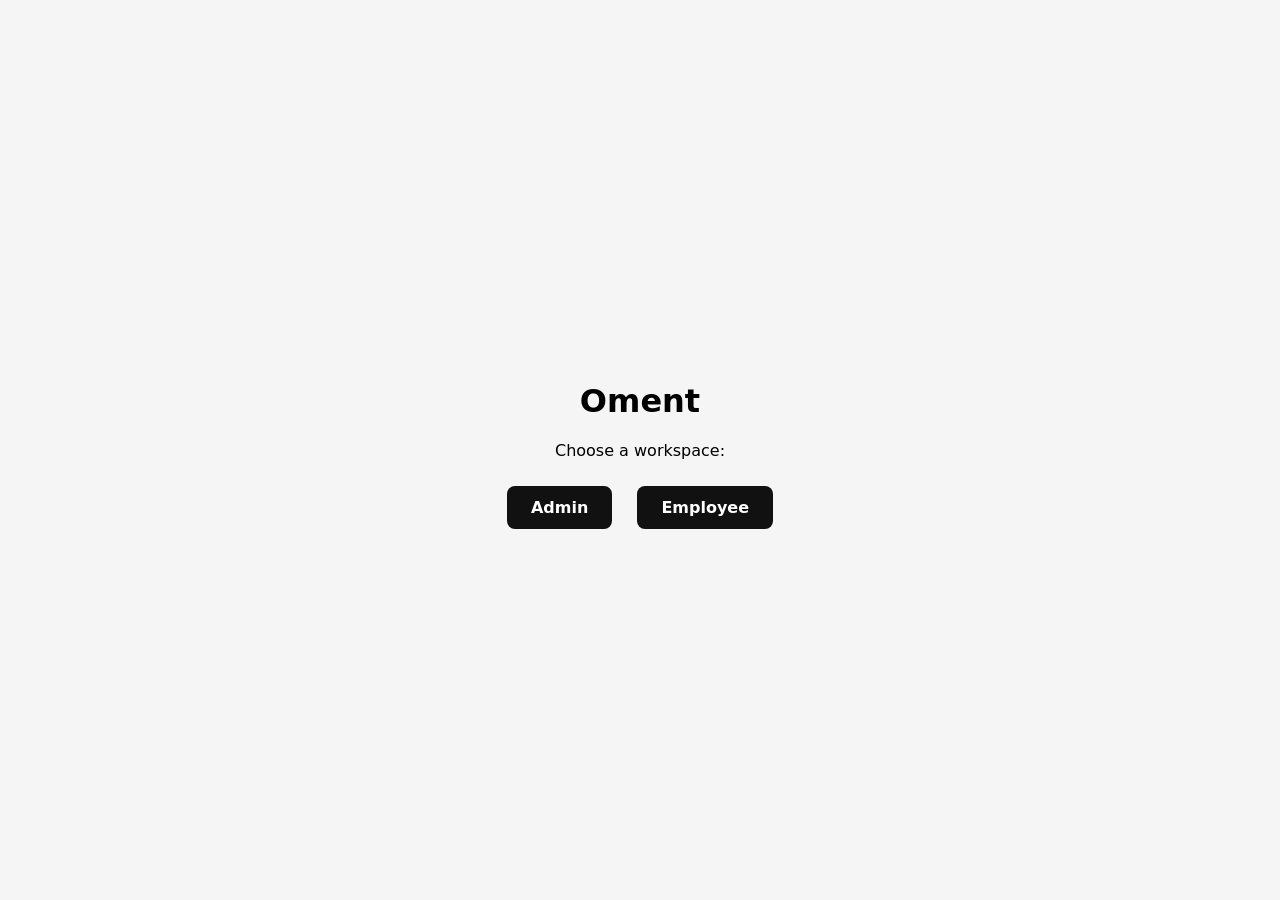
<file: index.html>
<!DOCTYPE html>
<html lang="en">
<head>
<meta charset="UTF-8">
<meta name="viewport" content="width=device-width, initial-scale=1.0">
<title>Oment</title>
<style>
  body{font-family:system-ui,-apple-system,sans-serif;display:flex;align-items:center;justify-content:center;height:100vh;margin:0;background:#f5f5f5}
  .box{text-align:center}
  a{display:inline-block;margin:10px;padding:12px 24px;background:#111;color:#fff;text-decoration:none;border-radius:8px;font-weight:600}
  a:hover{background:#333}
</style>
</head>
<body>
<div class="box">
  <h1>Oment</h1>
  <p>Choose a workspace:</p>
  <a href="/admin/">Admin</a>
  <a href="/employee/">Employee</a>
</div>
</body>
</html>
</file>
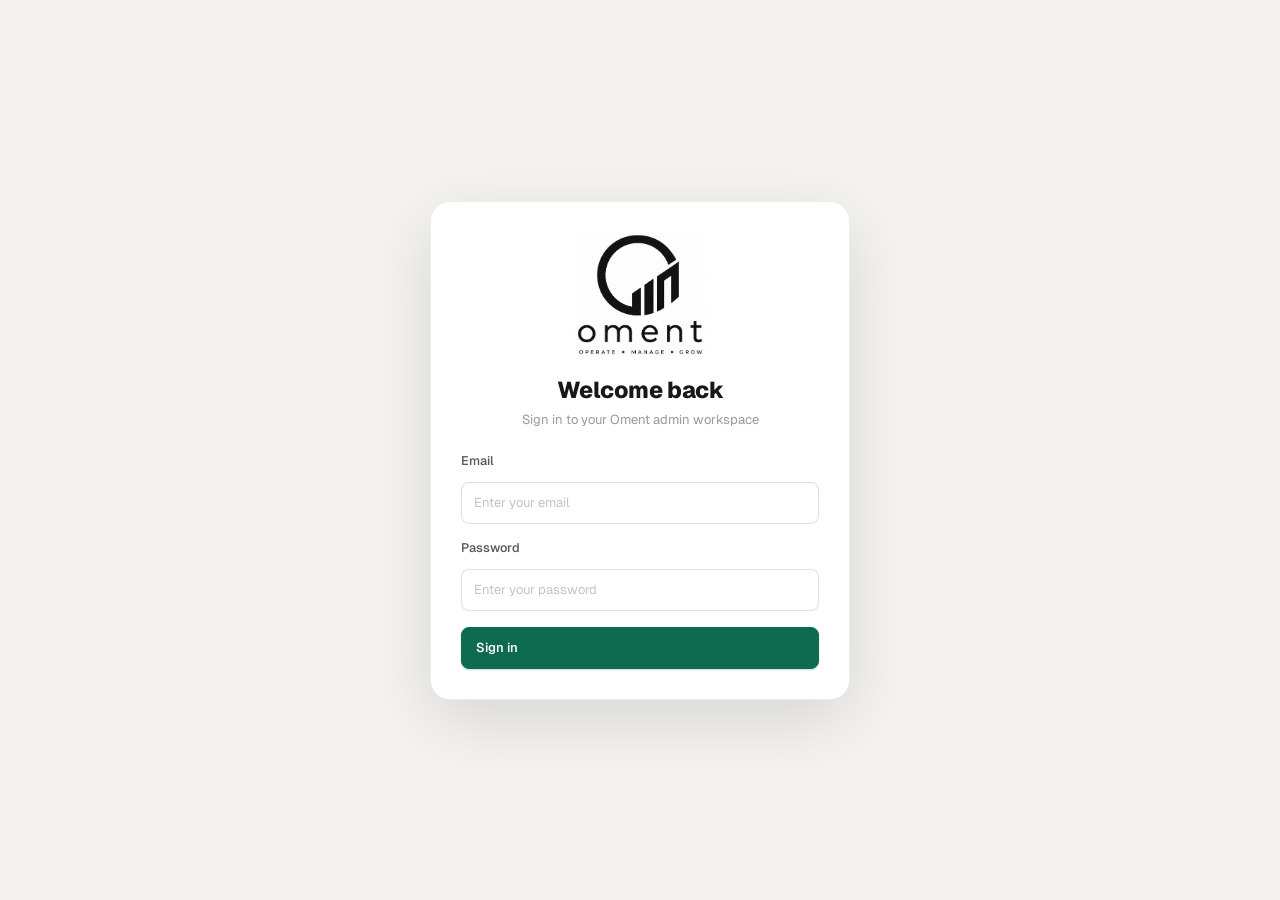
<file: admin/index.html>
<!DOCTYPE html>
<html lang="en">
<head>
<meta charset="UTF-8">
<meta name="viewport" content="width=device-width, initial-scale=1.0, viewport-fit=cover">
<title>Oment — Stanstead Immigration Services</title>
<link rel="preconnect" href="https://fonts.googleapis.com">
<link href="https://fonts.googleapis.com/css2?family=Geist:wght@300;400;500;600;700&family=Geist+Mono:wght@400;500&display=swap" rel="stylesheet">
<link rel="stylesheet" href="assets/css/tokens.css">
<link rel="stylesheet" href="assets/css/base.css">
<link rel="stylesheet" href="assets/css/layout.css">
<link rel="stylesheet" href="assets/css/components.css">
<link rel="stylesheet" href="assets/css/modules.css">
<link rel="stylesheet" href="assets/css/responsive.css">
<link rel="stylesheet" href="assets/css/sis-theme.css">
<link rel="stylesheet" href="assets/css/polish.css">
</head>
<body>
<!-- SIDEBAR -->
<aside id="sidebar">
  <div class="sidebar-top">
    <div class="logo-row">
      <img class="oment-admin-logo" src="assets/images/oment-logo.jpg" alt="Oment" />
    </div>
    <div class="admin-pill">
      <div class="avatar" style="background:#2563EB" id="sidebar-avatar"></div>
      <div class="admin-info">
        <div class="admin-name" id="sidebar-name">Humera Khan</div>
        <div class="admin-role">CEO</div>
      </div>
    </div>
  </div>

  <nav class="sidebar-nav">
    <div class="nav-item active" data-nav="dashboard" onclick="gotoModule('dashboard')">
      <svg width="16" height="16" fill="none" viewBox="0 0 24 24"><rect x="3" y="3" width="7" height="7" rx="1.5" stroke="currentColor" stroke-width="1.8"/><rect x="3" y="14" width="7" height="7" rx="1.5" stroke="currentColor" stroke-width="1.8"/><rect x="14" y="3" width="7" height="7" rx="1.5" stroke="currentColor" stroke-width="1.8"/><rect x="14" y="14" width="7" height="7" rx="1.5" stroke="currentColor" stroke-width="1.8"/></svg>
      Dashboard
    </div>
    <div class="nav-item" data-nav="cases" onclick="gotoModule('cases')">
      <svg width="16" height="16" fill="none" viewBox="0 0 24 24"><path d="M3 7a2 2 0 012-2h4l2 2h8a2 2 0 012 2v9a2 2 0 01-2 2H5a2 2 0 01-2-2V7z" stroke="currentColor" stroke-width="1.8"/></svg>
      Cases
    </div>
    <div class="nav-item" data-nav="sisops" onclick="gotoModule('sisops')">
      <svg width="16" height="16" fill="none" viewBox="0 0 24 24"><circle cx="12" cy="12" r="9" stroke="currentColor" stroke-width="1.8"/><path d="M12 7v5l3 3" stroke="currentColor" stroke-width="1.8" stroke-linecap="round"/></svg>
      Operations
    </div>
    <div class="nav-item" data-nav="launcher" onclick="openLauncher()">
      <svg width="16" height="16" fill="none" viewBox="0 0 24 24"><circle cx="5" cy="5" r="1.5" fill="currentColor"/><circle cx="12" cy="5" r="1.5" fill="currentColor"/><circle cx="19" cy="5" r="1.5" fill="currentColor"/><circle cx="5" cy="12" r="1.5" fill="currentColor"/><circle cx="12" cy="12" r="1.5" fill="currentColor"/><circle cx="19" cy="12" r="1.5" fill="currentColor"/><circle cx="5" cy="19" r="1.5" fill="currentColor"/><circle cx="12" cy="19" r="1.5" fill="currentColor"/><circle cx="19" cy="19" r="1.5" fill="currentColor"/></svg>
      App Launcher
    </div>
    <div class="nav-item" data-nav="calendar" onclick="gotoModule('calendar')">
      <svg width="16" height="16" fill="none" viewBox="0 0 24 24"><rect x="3" y="4" width="18" height="18" rx="2" stroke="currentColor" stroke-width="1.8"/><line x1="16" y1="2" x2="16" y2="6" stroke="currentColor" stroke-width="1.8" stroke-linecap="round"/><line x1="8" y1="2" x2="8" y2="6" stroke="currentColor" stroke-width="1.8" stroke-linecap="round"/><line x1="3" y1="10" x2="21" y2="10" stroke="currentColor" stroke-width="1.8"/></svg>
      Calendar
    </div>
    <div class="nav-item" data-nav="settings" onclick="gotoModule('settings')">
      <svg width="16" height="16" fill="none" viewBox="0 0 24 24"><path d="M12 15a3 3 0 1 0 0-6 3 3 0 0 0 0 6z" stroke="currentColor" stroke-width="1.8"/><path d="M19.4 15a1.65 1.65 0 0 0 .33 1.82l.06.06a2 2 0 0 1-2.83 2.83l-.06-.06a1.65 1.65 0 0 0-1.82-.33 1.65 1.65 0 0 0-1 1.51V21a2 2 0 0 1-4 0v-.09A1.65 1.65 0 0 0 9 19.4a1.65 1.65 0 0 0-1.82.33l-.06.06a2 2 0 0 1-2.83-2.83l.06-.06A1.65 1.65 0 0 0 4.68 15a1.65 1.65 0 0 0-1.51-1H3a2 2 0 0 1 0-4h.09A1.65 1.65 0 0 0 4.6 9a1.65 1.65 0 0 0-.33-1.82l-.06-.06a2 2 0 0 1 2.83-2.83l.06.06A1.65 1.65 0 0 0 9 4.68a1.65 1.65 0 0 0 1-1.51V3a2 2 0 0 1 4 0v.09a1.65 1.65 0 0 0 1 1.51 1.65 1.65 0 0 0 1.82-.33l.06-.06a2 2 0 0 1 2.83 2.83l-.06.06A1.65 1.65 0 0 0 19.4 9a1.65 1.65 0 0 0 1.51 1H21a2 2 0 0 1 0 4h-.09a1.65 1.65 0 0 0-1.51 1z" stroke="currentColor" stroke-width="1.8"/></svg>
      Settings
    </div>
  </nav>

  <div class="sidebar-bottom">
    <button class="logout-btn" type="button" onclick="confirmAdminLogout()">
      <svg width="16" height="16" fill="none" viewBox="0 0 24 24"><path d="M9 21H5a2 2 0 0 1-2-2V5a2 2 0 0 1 2-2h4" stroke="currentColor" stroke-width="1.8" stroke-linecap="round" stroke-linejoin="round"/><polyline points="16 17 21 12 16 7" stroke="currentColor" stroke-width="1.8" stroke-linecap="round" stroke-linejoin="round"/><line x1="21" y1="12" x2="9" y2="12" stroke="currentColor" stroke-width="1.8" stroke-linecap="round" stroke-linejoin="round"/></svg>
      Log Out
    </button>
  </div>
</aside>

<!-- MOBILE OVERLAY -->
<div id="mobile-overlay" onclick="closeSidebar()"></div>

<!-- MAIN -->
<div id="main">
  <!-- TOPBAR -->
  <div id="topbar">
    <div class="hamburger" onclick="openSidebar()">
      <svg width="18" height="18" fill="none" viewBox="0 0 24 24"><path d="M3 12h18M3 6h18M3 18h18" stroke="currentColor" stroke-width="2" stroke-linecap="round"/></svg>
    </div>
    <div class="topbar-title" id="topbar-title">Dashboard</div>
    <div class="topbar-search">
      <span class="search-icon"><svg width="13" height="13" fill="none" viewBox="0 0 24 24"><circle cx="11" cy="11" r="8" stroke="currentColor" stroke-width="2"/><path d="m21 21-4.35-4.35" stroke="currentColor" stroke-width="2" stroke-linecap="round"/></svg></span>
      <input type="text" placeholder="Search cases, people, milestones…" id="global-search">
    </div>
    <div class="topbar-right">
      <div class="icon-btn" style="position:relative" onclick="toggleNotif()">
        <svg width="16" height="16" fill="none" viewBox="0 0 24 24"><path d="M18 8A6 6 0 0 0 6 8c0 7-3 9-3 9h18s-3-2-3-9" stroke="currentColor" stroke-width="1.8" stroke-linecap="round" stroke-linejoin="round"/><path d="M13.73 21a2 2 0 0 1-3.46 0" stroke="currentColor" stroke-width="1.8" stroke-linecap="round" stroke-linejoin="round"/></svg>
        <div class="notif-badge" id="notif-badge"></div>
        <div class="notif-dropdown" id="notif-dropdown">
          <div class="notif-dropdown-header">
            <span class="notif-dropdown-title">Notifications</span>
            <span class="link-btn" onclick="markAllRead()">Mark all read</span>
          </div>
          <div id="notif-list"></div>
        </div>
      </div>
      <div class="avatar avatar-sm" style="background:#2563EB;cursor:pointer" id="topbar-avatar"></div>
    </div>
  </div>

  <!-- CONTENT AREA -->
  <div id="content">
    <!-- DASHBOARD VIEW -->
    <div class="view active" id="view-dashboard"></div>

    <!-- DEPARTMENTS VIEW -->

    <!-- EMPLOYEES VIEW -->
    <div class="view" id="view-employees"></div>

    <!-- PROJECTS VIEW -->
    <div class="view" id="view-projects"></div>

    <!-- PROJECT DETAIL VIEW -->
    <div class="view" id="view-project-detail"></div>

    <!-- INVOICES VIEW -->

    <!-- LEADS VIEW -->

    <!-- MESSAGES VIEW -->
    <div class="view" id="view-messages"></div>

    <!-- SETTINGS VIEW -->

    <!-- PEOPLE / HRM VIEW -->
    <div class="view" id="view-hrm"></div>

    <div class="view" id="view-sisops"></div>

    <div class="view" id="view-cases"></div>



    <div class="view" id="view-settings"></div>

    <!-- CALENDAR VIEW -->
    <div class="view" id="view-calendar"></div>

    <!-- NOTICES VIEW -->

    <!-- CALLING VIEW -->

    <!-- AREEN AI VIEW -->

    <!-- ANALYTICS VIEW -->

  </div>
</div>

<!-- APP LAUNCHER OVERLAY -->
<div id="app-launcher" onclick="closeLauncher(event)">
  <div class="launcher-box">
    <div class="launcher-header">
      <div>
        <div class="launcher-title">App Launcher</div>
        <div class="launcher-subtitle">Quick access to all modules</div>
      </div>
      <button class="icon-btn" onclick="closeLauncher()" style="flex-shrink:0">
        <svg width="16" height="16" fill="none" viewBox="0 0 24 24"><path d="M18 6 6 18M6 6l12 12" stroke="currentColor" stroke-width="2" stroke-linecap="round"/></svg>
      </button>
    </div>
    <div class="launcher-search">
      <input type="text" placeholder="Search modules…" oninput="launcherSearch(this.value)" id="launcher-search-input">
    </div>
    <div class="launcher-grid" id="launcher-grid">
      <div class="app-card" onclick="launchApp('employees')"><div class="app-icon" style="background:#F5F3FF;color:#7C3AED"><svg width="20" height="20" fill="none" viewBox="0 0 24 24"><path d="M17 21v-2a4 4 0 00-4-4H5a4 4 0 00-4 4v2" stroke="currentColor" stroke-width="1.8" stroke-linecap="round" stroke-linejoin="round"/><circle cx="9" cy="7" r="4" stroke="currentColor" stroke-width="1.8"/><path d="M23 21v-2a4 4 0 00-3-3.87M16 3.13a4 4 0 010 7.75" stroke="currentColor" stroke-width="1.8" stroke-linecap="round" stroke-linejoin="round"/></svg></div><div class="app-name">Employees</div><div class="app-desc">Staff directory &amp; profiles</div></div>
      <div class="app-card" onclick="launchApp('hrm')"><div class="app-icon" style="background:var(--green-light);color:var(--green)"><svg width="20" height="20" fill="none" viewBox="0 0 24 24"><rect x="3" y="4" width="18" height="18" rx="2" stroke="currentColor" stroke-width="1.8"/><path d="M16 2v4M8 2v4M3 10h18" stroke="currentColor" stroke-width="1.8" stroke-linecap="round"/><circle cx="9" cy="15" r="1.2" fill="currentColor"/><circle cx="15" cy="15" r="1.2" fill="currentColor"/></svg></div><div class="app-name">People</div><div class="app-desc">Attendance, leave &amp; capacity</div></div>
      <div class="app-card" onclick="launchApp('calendar')"><div class="app-icon" style="background:var(--blue-light);color:var(--blue)"><svg width="20" height="20" fill="none" viewBox="0 0 24 24"><rect x="3" y="4" width="18" height="18" rx="2" stroke="currentColor" stroke-width="1.8"/><line x1="16" y1="2" x2="16" y2="6" stroke="currentColor" stroke-width="1.8" stroke-linecap="round"/><line x1="8" y1="2" x2="8" y2="6" stroke="currentColor" stroke-width="1.8" stroke-linecap="round"/><line x1="3" y1="10" x2="21" y2="10" stroke="currentColor" stroke-width="1.8"/></svg></div><div class="app-name">Calendar</div><div class="app-desc">Events &amp; reminders</div></div>
    </div>
  </div>
</div>

<!-- SLIDE-IN PANEL -->
<div id="panel-overlay" onclick="closePanel()"></div>
<div id="slide-panel">
  <div class="panel-header">
    <div class="panel-title" id="panel-title">Panel</div>
    <button class="icon-btn" onclick="closePanel()">
      <svg width="16" height="16" fill="none" viewBox="0 0 24 24"><path d="M18 6 6 18M6 6l12 12" stroke="currentColor" stroke-width="2" stroke-linecap="round"/></svg>
    </button>
  </div>
  <div class="panel-body" id="panel-body"></div>
  <div class="panel-footer" id="panel-footer"></div>
</div>

<!-- MODAL -->
<div id="modal-overlay" onclick="closeModal(event)">
  <div class="modal-box">
    <div class="modal-header">
      <div class="modal-title" id="modal-title">Modal</div>
      <button class="icon-btn" onclick="closeModal()">
        <svg width="16" height="16" fill="none" viewBox="0 0 24 24"><path d="M18 6 6 18M6 6l12 12" stroke="currentColor" stroke-width="2" stroke-linecap="round"/></svg>
      </button>
    </div>
    <div class="modal-body" id="modal-body"></div>
    <div class="modal-footer" id="modal-footer"></div>
  </div>
</div>

<!-- TOAST CONTAINER -->
<div id="toast-container" aria-live="polite"></div><div id="api-progress" aria-hidden="true"></div>

<!-- MOBILE BOTTOM NAV -->
<!-- CONFIRM DIALOG -->
<div id="confirm-overlay" style="position:fixed;inset:0;background:rgba(24,23,26,0.5);backdrop-filter:blur(4px);z-index:3000;display:none;align-items:center;justify-content:center">
  <div style="background:var(--surface);border-radius:var(--r16);padding:24px;width:340px;max-width:calc(100vw - 32px);box-shadow:var(--sh2)">
    <div style="font-size:15px;font-weight:700;color:var(--t1);margin-bottom:8px" id="confirm-msg"></div>
    <div style="font-size:13px;color:var(--t3);margin-bottom:20px">This action cannot be undone.</div>
    <div style="display:flex;gap:8px;justify-content:flex-end">
      <button class="btn btn-secondary" onclick="closeConfirm()">Cancel</button>
      <button class="btn btn-danger" id="confirm-yes-btn">Confirm</button>
    </div>
  </div>
</div>


<!-- Shared layer — dono apps ka ek data model -->
<script src="../shared/icons.js"></script>
<script src="../shared/schema.js"></script>
<script src="../shared/utils.js"></script>
<script src="../shared/seed.js"></script>
<script src="../shared/api-config.js"></script>
<script src="../shared/data.js"></script>
<script src="../shared/hrm.js"></script>
<script src="../shared/glossary.js"></script>
<script src="../shared/sis-ops.js"></script>
<script src="../shared/imm-templates.js"></script>

<script src="assets/js/state.js"></script>
<script src="assets/js/core.js"></script>
<script src="assets/js/views.js"></script>
<script src="assets/js/dashboard.js"></script>
<script src="assets/js/employees.js"></script>
<script src="assets/js/hrm.js"></script>
<script src="assets/js/calendar.js"></script>
<script src="assets/js/settings.js"></script>
<script src="assets/js/a11y.js"></script>
<script src="assets/js/sisops.js"></script>
<script src="assets/js/cases.js"></script>
<script src="assets/js/automonitor.js"></script>
<script src="assets/js/init.js"></script>
</body>
</html>
</file>
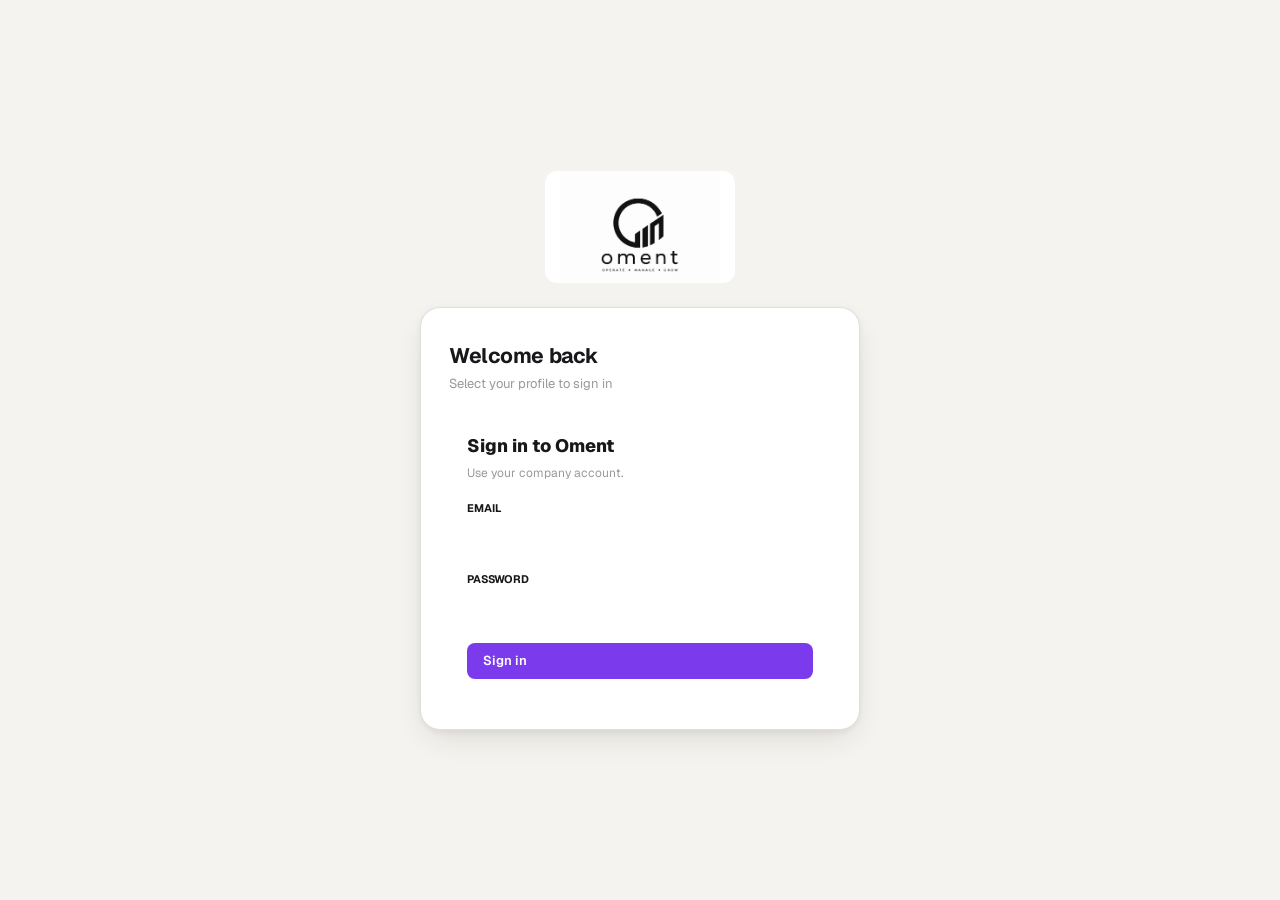
<file: employee/index.html>
<!DOCTYPE html>
<html lang="en">
<head>
<meta charset="UTF-8">
<meta name="viewport" content="width=device-width,initial-scale=1,viewport-fit=cover">
<title>WorkSpace</title>
<link href="https://fonts.googleapis.com/css2?family=Geist:wght@300;400;500;600;700;800&family=Geist+Mono:wght@400;500;600&display=swap" rel="stylesheet">
<link rel="stylesheet" href="css/style.css">
<link rel="stylesheet" href="css/components.css">
<link rel="stylesheet" href="css/pages.css">
<link rel="stylesheet" href="css/responsive.css">
<link rel="stylesheet" href="css/polish.css">
</head>
<body>

<div id="toast-w"></div>

<!-- DIALOG -->
<div id="dlg-ov">
  <div class="dlg">
    <div class="dlg-t" id="dlg-t"></div>
    <div class="dlg-b" id="dlg-b"></div>
    <div class="dlg-f">
      <button class="btn btn-ghost" onclick="cDlg()" id="dlg-cancel">Cancel</button>
      <button class="btn btn-solid" id="dlg-ok">Confirm</button>
    </div>
  </div>
</div>

<!-- MODAL -->
<div id="mod-ov" onclick="if(event.target===this)cMod()">
  <div class="mod">
    <div class="mod-drag"></div>
    <div class="mod-t" id="mod-t"></div>
    <div id="mod-b"></div>
    <div class="mod-f" id="mod-f"></div>
  </div>
</div>

<!-- ══ LOGIN ══ -->
<div id="s-login" class="scr on">
  <div class="lw">
    <div class="lbrand">
      <img src="assets/oment-logo.jpg" alt="Oment" class="oment-employee-login-logo">
    </div>
    <div class="lcard">
      <div class="lh">Welcome back</div>
      <div class="ls">Select your profile to sign in</div>
      <div class="emp-list" id="elist"></div>
    </div>
  </div>
</div>

<!-- ══ APP ══ -->
<div id="s-app" class="scr">

  <!-- Mobile topbar -->
  <div class="mob-top">
    <button class="ham" id="ham-btn" onclick="togSB()"><span></span><span></span><span></span></button>
    <span class="mob-brand">WorkSpace</span>
    <div class="mob-av" id="mob-av"></div>
  </div>

  <div id="sb-overlay" onclick="cloSB()"></div>

  <!-- ── SIDEBAR ── -->
  <div class="sb" id="sidebar">
    <div class="sb-top">
      <div class="sb-brand">
        <div class="sb-mark"><svg viewBox="0 0 24 24"><path d="M12 5v14M5 12h14"/></svg></div>
        <span class="sb-wname">WorkSpace</span>
      </div>
      <div class="sb-user">
        <div class="sb-av" id="sb-av"></div>
        <div class="sb-uinfo">
          <div class="sb-uname" id="sb-uname"></div>
          <div class="sb-urole" id="sb-urole"></div>
        </div>
      </div>
    </div>

    <!-- Work status pill -->
    <div class="wp"><div class="wp-row">
      <div class="wp-dot idle" id="wp-dot"></div>
      <span class="wp-lbl" id="wp-lbl">Not started</span>
      <span class="wp-tm" id="wp-tm"></span>
    </div></div>

    <!-- Attendance chip -->
    <div class="att-chip" onclick="nav('attendance',document.querySelector('[data-v=attendance]'))">
      <svg viewBox="0 0 24 24" fill="none" stroke="currentColor" stroke-width="2" stroke-linecap="round"><circle cx="12" cy="12" r="10"/><polyline points="12 6 12 12 16 14"/></svg>
      <div class="att-cdot" id="att-dot" style="background:var(--t4)"></div>
      <span style="font-size:12px;font-weight:600;flex:1" id="att-hrs">Today: —</span>
      <span style="font-size:11px;color:var(--blue);font-weight:500">Details</span>
    </div>

    <!-- Break button -->
    <button id="brk-btn" onclick="oBrk()">
      <svg viewBox="0 0 24 24"><path d="M17 8h1a4 4 0 0 1 0 8h-1M3 8h14v9a4 4 0 0 1-4 4H7a4 4 0 0 1-4-4V8zM6 1v3M10 1v3M14 1v3"/></svg>
      Take a Break
    </button>

    <nav class="sb-nav">
      <div class="ni on" data-v="dashboard" onclick="nav('dashboard',this)">
        <svg viewBox="0 0 24 24"><rect x="3" y="3" width="7" height="7" rx="1.5"/><rect x="3" y="14" width="7" height="7" rx="1.5"/><rect x="14" y="3" width="7" height="7" rx="1.5"/><rect x="14" y="14" width="7" height="7" rx="1.5"/></svg>
        Dashboard
      </div>
      <div class="ni" data-v="projects" onclick="nav('projects',this)">
        <svg viewBox="0 0 24 24"><rect x="2" y="3" width="6" height="5" rx="1"/><rect x="9" y="3" width="6" height="5" rx="1"/><rect x="16" y="3" width="6" height="5" rx="1"/><rect x="2" y="11" width="6" height="5" rx="1"/><rect x="9" y="11" width="6" height="5" rx="1"/><rect x="16" y="11" width="6" height="5" rx="1"/></svg>
        Projects
      </div>
      <div class="ni" data-v="tracker" onclick="nav('tracker',this)">
        <svg viewBox="0 0 24 24"><path d="M8 6h13M8 12h13M8 18h13M3 6h.01M3 12h.01M3 18h.01"/></svg>
        Task Tracker
        <div class="nbadge nb-red" id="nb-tr" style="display:none"></div>
      </div>
      <div class="ni" data-v="attendance" onclick="nav('attendance',this)">
        <svg viewBox="0 0 24 24"><rect x="3" y="4" width="18" height="18" rx="2"/><line x1="16" y1="2" x2="16" y2="6"/><line x1="8" y1="2" x2="8" y2="6"/><line x1="3" y1="10" x2="21" y2="10"/></svg>
        Attendance
      </div>
      <div class="ni" data-v="leave" onclick="nav('leave',this)">
        <svg viewBox="0 0 24 24"><rect x="3" y="4" width="18" height="18" rx="2"/><line x1="16" y1="2" x2="16" y2="6"/><line x1="8" y1="2" x2="8" y2="6"/><path d="M9 16l2 2 4-4"/></svg>
        Leave
        <div class="nbadge nb-red" id="nb-lv" style="display:none"></div>
      </div>
      <div class="ni" data-v="performance" onclick="nav('performance',this)">
        <svg viewBox="0 0 24 24"><line x1="18" y1="20" x2="18" y2="10"/><line x1="12" y1="20" x2="12" y2="4"/><line x1="6" y1="20" x2="6" y2="14"/><line x1="2" y1="20" x2="22" y2="20"/></svg>
        Performance
      </div>
      <div class="ni" data-v="notifs" onclick="nav('notifs',this)">
        <svg viewBox="0 0 24 24"><path d="M18 8A6 6 0 0 0 6 8c0 7-3 9-3 9h18s-3-2-3-9"/><path d="M13.73 21a2 2 0 0 1-3.46 0"/></svg>
        Notifications
        <div class="nbadge nb-red" id="nb-no" style="display:none"></div>
      </div>
    </nav>

    <div class="sb-bot">
      <div class="sb-bot-av" id="sb-bot-av"></div>
      <div style="flex:1;min-width:0">
        <div style="font-size:12px;font-weight:600;overflow:hidden;text-overflow:ellipsis;white-space:nowrap" id="sb-bot-name"></div>
      </div>
      <button class="sb-logout" style="margin-bottom:8px" onclick="connectEmployeeGoogleCalendar()">
        <span style="display:inline-flex;align-items:center;gap:8px">
          <span style="font-size:15px">G</span> Connect Google Calendar
        </span>
      </button>
      <button class="sb-logout" onclick="doLogout()">
        <svg viewBox="0 0 24 24"><path d="M9 21H5a2 2 0 0 1-2-2V5a2 2 0 0 1 2-2h4"/><polyline points="16 17 21 12 16 7"/><line x1="21" y1="12" x2="9" y2="12"/></svg>
      </button>
    </div>
  </div>

  <!-- ── MAIN ── -->
  <div class="main">
    <div class="content">

      <!-- DASHBOARD -->
      <div class="view on" id="v-dashboard"><div id="dash"></div></div>

      <!-- PROJECTS -->
      <div class="view" id="v-projects">
        <div class="shd"><div><div class="stitle">Projects</div><div class="ssub">View-only · admin managed</div></div></div>
        <div id="proj-list"></div>
      </div>

      <!-- PROJECT DETAIL -->
      <div class="view view-np" id="v-proj-detail"><div id="proj-det"></div></div>

      <!-- TASK TRACKER -->
      <div class="view" id="v-tracker">
        <div class="shd" style="margin-bottom:12px">
          <div><div class="stitle">Task Tracker</div><div class="ssub" id="tr-sub"></div></div>
          <button class="btn btn-purple btn-sm" onclick="oSA(null)">
            <svg viewBox="0 0 24 24" width="13" height="13"><line x1="12" y1="5" x2="12" y2="19"/><line x1="5" y1="12" x2="19" y2="12"/></svg>
            Self Assign
          </button>
        </div>
        <div id="tr-filter"></div>
        <div id="tr-list"></div>
      </div>

      <!-- TASK DETAIL -->
      <div class="view view-np" id="v-detail"><div id="det-body"></div></div>

      <!-- ATTENDANCE -->
      <div class="view" id="v-attendance"><div id="att-body"></div></div>

      <!-- LEAVE -->
      <div class="view" id="v-leave"><div id="leave-body"></div></div>

      <!-- PERFORMANCE -->
      <div class="view" id="v-performance"><div id="perf-body"></div></div>

      <!-- NOTIFS -->
      <div class="view" id="v-notifs">
        <div class="shd"><div class="stitle">Notifications</div><button class="btn btn-ghost btn-sm" onclick="markRead()">Mark all read</button></div>
        <div id="notif-list"></div>
      </div>

    </div>
  </div>
</div>

<!-- Mobile bottom nav -->
<nav id="bnav">
  <button class="bni on" data-v="dashboard" onclick="nav('dashboard',document.querySelector('[data-v=dashboard]'));setBN(this)">
    <svg viewBox="0 0 24 24"><rect x="3" y="3" width="7" height="7" rx="1.5"/><rect x="3" y="14" width="7" height="7" rx="1.5"/><rect x="14" y="3" width="7" height="7" rx="1.5"/><rect x="14" y="14" width="7" height="7" rx="1.5"/></svg>Home
  </button>
  <button class="bni" data-v="projects" onclick="nav('projects',document.querySelector('[data-v=projects]'));setBN(this)">
    <svg viewBox="0 0 24 24"><rect x="2" y="3" width="6" height="5" rx="1"/><rect x="9" y="3" width="6" height="5" rx="1"/><rect x="16" y="3" width="6" height="5" rx="1"/><rect x="2" y="11" width="6" height="5" rx="1"/><rect x="9" y="11" width="6" height="5" rx="1"/><rect x="16" y="11" width="6" height="5" rx="1"/></svg>Projects
  </button>
  <button class="bni" data-v="tracker" onclick="nav('tracker',document.querySelector('[data-v=tracker]'));setBN(this)">
    <svg viewBox="0 0 24 24"><path d="M8 6h13M8 12h13M8 18h13M3 6h.01M3 12h.01M3 18h.01"/></svg>Tasks
    <div class="bni-badge" id="bni-tr" style="display:none"></div>
  </button>
  <button class="bni" data-v="attendance" onclick="nav('attendance',document.querySelector('[data-v=attendance]'));setBN(this)">
    <svg viewBox="0 0 24 24"><circle cx="12" cy="12" r="10"/><polyline points="12 6 12 12 16 14"/></svg>Hours
  </button>
  <button class="bni" data-v="notifs" onclick="nav('notifs',document.querySelector('[data-v=notifs]'));setBN(this)">
    <svg viewBox="0 0 24 24"><path d="M18 8A6 6 0 0 0 6 8c0 7-3 9-3 9h18s-3-2-3-9"/><path d="M13.73 21a2 2 0 0 1-3.46 0"/></svg>Alerts
    <div class="bni-badge" id="bni-no" style="display:none"></div>
  </button>
</nav>

<!-- JavaScript — load in dependency order -->
<!-- Shared layer — dono apps ka ek data model -->
<script src="../shared/icons.js"></script>
<script src="../shared/schema.js"></script>
<script src="../shared/utils.js"></script>
<script src="../shared/seed.js"></script>
<script src="../shared/api-config.js"></script>
<script src="../shared/data.js"></script>
<script src="../shared/hrm.js"></script>
<script src="../shared/glossary.js"></script>

<script src="js/state.js"></script>
<script src="js/utils.js"></script>
<script src="js/components/modal.js"></script>
<script src="js/components/sidebar.js"></script>
<script src="js/components/header.js"></script>
<script src="js/services/sync.js"></script>
<script src="js/modules/dashboard.js"></script>
<script src="js/modules/tasks.js"></script>
<script src="js/modules/projects.js"></script>
<script src="js/modules/performance.js"></script>
<script src="js/modules/attendance.js"></script>
<script src="js/modules/tasks_tracker.js"></script>
<script src="js/modules/leave.js"></script>
<script src="js/modules/notifications.js"></script>
<script src="js/app.js"></script>

</body>
</html>
</file>
<file: admin/assets/css/tokens.css>
/* ============================================================
   DESIGN TOKENS
   ============================================================ */
:root {
  --bg: #F4F3EF;
  --surface: #FFFFFF;
  --s2: #F0EEE9;
  --s3: #E8E5DF;
  --s4: #DDD9D2;
  --b1: rgba(0,0,0,0.07);
  --b2: rgba(0,0,0,0.12);
  --b3: rgba(0,0,0,0.18);
  --t1: #18171A;
  --t2: #5C5A60;
  --t3: #9B9899;
  --t4: #C4C2C6;
  --blue: #2563EB;
  --blue-light: #EFF6FF;
  --green: #059669;
  --green-light: #ECFDF5;
  --amber: #D97706;
  --amber-light: #FFFBEB;
  --red: #DC2626;
  --red-light: #FEF2F2;
  --r4: 4px; --r6: 6px; --r8: 8px; --r10: 10px; --r12: 12px; --r16: 16px; --r20: 20px;
  --sh0: 0 1px 2px rgba(0,0,0,0.05);
  --sh1: 0 2px 8px rgba(0,0,0,0.08), 0 1px 2px rgba(0,0,0,0.04);
  --sh2: 0 8px 24px rgba(0,0,0,0.12), 0 2px 6px rgba(0,0,0,0.06);
  --ease: cubic-bezier(.4,0,.2,1);
  --sidebar: 228px;
  --topbar: 48px;
  --font: 'Geist', sans-serif;
  --mono: 'Geist Mono', monospace;
}
</file>
<file: admin/assets/css/base.css>
/* ============================================================
   RESET & BASE
   ============================================================ */
*, *::before, *::after { box-sizing: border-box; margin: 0; padding: 0; }
html { font-size: 14px; }
body {
  font-family: var(--font);
  background: var(--bg);
  color: var(--t1);
  height: 100vh;
  overflow: hidden;
  display: flex;
}
a { color: inherit; text-decoration: none; }
button { font-family: var(--font); cursor: pointer; border: none; background: none; }
input, textarea, select { font-family: var(--font); }
::-webkit-scrollbar { width: 4px; height: 4px; }
::-webkit-scrollbar-track { background: transparent; }
::-webkit-scrollbar-thumb { background: var(--s4); border-radius: 2px; }
::-webkit-scrollbar-thumb:hover { background: var(--t4); }


/* ============================================================
   UTILITY CLASSES
   ============================================================ */
.section-header {
  display: flex;
  align-items: center;
  justify-content: space-between;
  margin-bottom: 16px;
}
.section-title {
  font-size: 16px;
  font-weight: 650;
  color: var(--t1);
}
.section-sub {
  font-size: 13px;
  color: var(--t3);
  margin-top: 2px;
}
.link-btn {
  font-size: 12.5px;
  color: var(--blue);
  font-weight: 500;
  cursor: pointer;
  transition: opacity 0.15s;
}
.link-btn:hover { opacity: 0.7; }
.card {
  background: var(--surface);
  border-radius: var(--r12);
  border: 1px solid var(--b1);
  box-shadow: var(--sh0);
}
.card-pad { padding: 16px; }
.btn {
  display: inline-flex;
  align-items: center;
  gap: 6px;
  padding: 7px 14px;
  border-radius: var(--r8);
  font-size: 13px;
  font-weight: 550;
  cursor: pointer;
  transition: all 0.15s var(--ease);
  border: 1px solid transparent;
  white-space: nowrap;
}
.btn-primary { background: var(--t1); color: white; }
.btn-primary:hover { background: #2d2c31; }
.btn-secondary { background: var(--s2); color: var(--t1); border-color: var(--b2); }
.btn-secondary:hover { background: var(--s3); }
.btn-blue { background: var(--blue); color: white; }
.btn-blue:hover { background: #1d4ed8; }
.btn-green { background: var(--green); color: white; }
.btn-green:hover { background: #047857; }
.btn-danger { background: var(--red); color: white; }
.btn-danger:hover { background: #b91c1c; }
.btn-sm { padding: 4px 10px; font-size: 12px; }
.btn-xs { padding: 3px 8px; font-size: 11px; }

.badge {
  display: inline-flex;
  align-items: center;
  gap: 4px;
  padding: 2px 8px;
  border-radius: 999px;
  font-size: 11.5px;
  font-weight: 550;
}
.badge-blue { background: var(--blue-light); color: var(--blue); }
.badge-green { background: var(--green-light); color: var(--green); }
.badge-amber { background: var(--amber-light); color: var(--amber); }
.badge-red { background: var(--red-light); color: var(--red); }
.badge-grey { background: var(--s3); color: var(--t2); }

.status-dot {
  width: 8px; height: 8px;
  border-radius: 50%;
  display: inline-block;
  flex-shrink: 0;
}
.dot-green { background: var(--green); }
.dot-amber { background: var(--amber); }
.dot-red { background: var(--red); }
.dot-grey { background: var(--t4); }

.divider { height: 1px; background: var(--b1); margin: 12px 0; }

.grid-2 { display: grid; grid-template-columns: 1fr 1fr; gap: 16px; }
.grid-3 { display: grid; grid-template-columns: 1fr 1fr 1fr; gap: 16px; }
.grid-4 { display: grid; grid-template-columns: repeat(4, 1fr); gap: 16px; }
</file>
<file: admin/assets/css/layout.css>
/* ============================================================
   SIDEBAR
   ============================================================ */
#sidebar {
  width: var(--sidebar);
  min-width: var(--sidebar);
  height: 100vh;
  background: var(--surface);
  border-right: 1px solid var(--b1);
  display: flex;
  flex-direction: column;
  padding: 0;
  position: relative;
  z-index: 100;
  transition: transform 0.25s var(--ease);
}
.sidebar-top {
  padding: 0px 0px 0px;
  border-bottom: 1px solid var(--b1);
}
.logo-row {
  display: flex;
  align-items: center;
  justify-content: center;
  gap: 10px;
  margin-bottom: 4px;
}
.logo-mark {
  width: 32px; height: 32px;
  background: var(--t1);
  border-radius: var(--r8);
  display: flex; align-items: center; justify-content: center;
  flex-shrink: 0;
}
.logo-mark svg { color: white; }
.logo-wordmark {
  font-size: 16px;
  font-weight: 700;
  letter-spacing: -0.3px;
  color: var(--t1);
}
.admin-pill {
  display: flex;
  align-items: center;
  gap: 10px;
  padding: 10px 12px;
  background: var(--s2);
  border-radius: var(--r12);
  border: 1px solid var(--b1);
}
.avatar {
  width: 32px; height: 32px;
  border-radius: 50%;
  display: flex; align-items: center; justify-content: center;
  font-size: 12px; font-weight: 600;
  flex-shrink: 0;
  color: white;
}
.avatar-sm { width: 26px; height: 26px; font-size: 10px; }
.avatar-lg { width: 48px; height: 48px; font-size: 18px; }
.avatar-xl { width: 64px; height: 64px; font-size: 24px; }
.admin-info { flex: 1; min-width: 0; }
.admin-name { font-size: 13px; font-weight: 600; color: var(--t1); white-space: nowrap; overflow: hidden; text-overflow: ellipsis; }
.admin-role { font-size: 11px; color: var(--t3); margin-top: 1px; }

.sidebar-nav {
  flex: 1;
  padding: 12px 10px;
  display: flex;
  flex-direction: column;
  gap: 2px;
  overflow-y: auto;
}
.nav-item {
  display: flex;
  align-items: center;
  gap: 10px;
  padding: 8px 10px;
  border-radius: var(--r8);
  color: var(--t2);
  font-size: 13.5px;
  font-weight: 500;
  cursor: pointer;
  transition: all 0.15s var(--ease);
  user-select: none;
  position: relative;
}
.nav-item:hover { background: var(--s2); color: var(--t1); }
.nav-item.active { background: var(--t1); color: white; }
.nav-item svg { flex-shrink: 0; }
.nav-item .nav-badge {
  margin-left: auto;
  background: var(--red);
  color: white;
  font-size: 10px;
  font-weight: 600;
  padding: 1px 5px;
  border-radius: 999px;
  min-width: 18px;
  text-align: center;
}

.sidebar-bottom {
  padding: 12px 10px 16px;
  border-top: 1px solid var(--b1);
}
.logout-btn {
  display: flex;
  align-items: center;
  gap: 10px;
  padding: 8px 10px;
  border-radius: var(--r8);
  color: var(--red);
  font-size: 13.5px;
  font-weight: 500;
  cursor: pointer;
  transition: all 0.15s var(--ease);
  width: 100%;
}
.logout-btn:hover { background: var(--red-light); }

/* ============================================================
   MAIN AREA
   ============================================================ */
#main {
  flex: 1;
  display: flex;
  flex-direction: column;
  height: 100vh;
  overflow: hidden;
  min-width: 0;
}

/* TOPBAR */
#topbar {
  height: var(--topbar);
  min-height: var(--topbar);
  background: var(--surface);
  border-bottom: 1px solid var(--b1);
  display: flex;
  align-items: center;
  padding: 0 16px;
  gap: 12px;
  position: relative;
  z-index: 50;
  overflow: visible;
}
.topbar-title {
  font-size: 15px;
  font-weight: 650;
  color: var(--t1);
  white-space: nowrap;
  overflow: hidden;
  text-overflow: ellipsis;
  flex: 1;
  min-width: 0;
}
.topbar-back {
  display: inline-flex;
  align-items: center;
  gap: 6px;
  height: 32px;
  padding: 0 10px 0 8px;
  border: 1px solid var(--b2);
  background: var(--surface);
  color: var(--t2);
  border-radius: var(--r8);
  cursor: pointer;
  font-family: var(--font);
  font-size: 12.5px;
  font-weight: 550;
  transition: all 0.15s var(--ease);
  flex-shrink: 0;
}
.topbar-back:hover { background: var(--s2); color: var(--t1); border-color: var(--b3); }
.topbar-back:active { transform: scale(0.96); }
.topbar-back-label { line-height: 1; }
@media (max-width: 480px) {
  .topbar-back { padding: 0 8px; height: 30px; }
  .topbar-back-label { display: none; }
}
.topbar-search {
  flex: 1;
  max-width: 360px;
  margin: 0 auto;
  position: relative;
}
.topbar-search input {
  width: 100%;
  height: 32px;
  background: var(--s2);
  border: 1px solid var(--b1);
  border-radius: var(--r8);
  padding: 0 12px 0 34px;
  font-size: 13px;
  color: var(--t1);
  outline: none;
  transition: all 0.15s var(--ease);
}
.topbar-search input:focus { background: var(--surface); border-color: var(--blue); box-shadow: 0 0 0 3px rgba(37,99,235,0.1); }
.topbar-search input::placeholder { color: var(--t4); }
.search-icon {
  position: absolute;
  left: 10px;
  top: 50%;
  transform: translateY(-50%);
  color: var(--t4);
  pointer-events: none;
}
.topbar-right {
  display: flex;
  align-items: center;
  gap: 8px;
  margin-left: auto;
}
.icon-btn {
  width: 32px; height: 32px;
  border-radius: var(--r8);
  display: flex; align-items: center; justify-content: center;
  color: var(--t2);
  cursor: pointer;
  transition: all 0.15s var(--ease);
  position: relative;
}
.icon-btn:hover { background: var(--s2); color: var(--t1); }
.notif-badge {
  position: absolute;
  top: 4px; right: 4px;
  width: 8px; height: 8px;
  background: var(--red);
  border-radius: 50%;
  border: 2px solid var(--surface);
}

/* CONTENT */
#content {
  flex: 1;
  overflow-y: auto;
  padding: 6px 24px 24px;
  background: var(--bg);
}
#view-dashboard {
  margin: 0 -24px -24px;
}
#view-dashboard .dash-bottom {
  margin-bottom: 0;
}
#view-cases,
#view-sisops,
#view-calendar {
  margin: 0 -24px -24px;
}
</file>
<file: admin/assets/css/components.css>
/* ============================================================
   STATS BAR
   ============================================================ */
.stats-bar { display: grid; grid-template-columns: repeat(4,1fr); gap: 12px; margin-bottom: 20px; }
@media (max-width: 640px) {
  .stats-bar { grid-template-columns: repeat(2,1fr) !important; }
}
.stat-card {
  background: var(--surface);
  border-radius: var(--r12);
  border: 1px solid var(--b1);
  padding: 16px;
  box-shadow: var(--sh0);
  transition: box-shadow 0.15s var(--ease);
}
.stat-card:hover { box-shadow: var(--sh1); }
.stat-label { font-size: 12px; color: var(--t3); font-weight: 500; margin-bottom: 6px; text-transform: uppercase; letter-spacing: 0.3px; }
.stat-value { font-size: 28px; font-weight: 700; color: var(--t1); letter-spacing: -0.5px; line-height: 1; margin-bottom: 4px; }
.stat-value.green { color: var(--green); }
.stat-value.red { color: var(--red); }
.stat-value.amber { color: var(--amber); }
.stat-sub { font-size: 12px; color: var(--t3); }

/* ============================================================
   DASHBOARD LAYOUT
   ============================================================ */
.dash-row { display: grid; grid-template-columns: 1fr 340px; gap: 16px; margin-bottom: 20px; }
.dash-bottom { display: grid; grid-template-columns: 1fr 1fr 1fr; gap: 16px; margin-bottom: 20px; }

/* Activity Feed */
.activity-list { display: flex; flex-direction: column; gap: 0; }
.activity-item {
  display: flex;
  align-items: flex-start;
  gap: 12px;
  padding: 10px 0;
  border-bottom: 1px solid var(--b1);
}
.activity-item:last-child { border-bottom: none; }
.activity-icon {
  width: 30px; height: 30px;
  border-radius: var(--r8);
  display: flex; align-items: center; justify-content: center;
  flex-shrink: 0;
}
.activity-text { flex: 1; font-size: 13px; color: var(--t2); line-height: 1.4; }
.activity-text strong { color: var(--t1); font-weight: 600; }
.activity-time { font-size: 11px; color: var(--t4); white-space: nowrap; margin-top: 2px; font-family: var(--mono); }

/* Critical Alerts */
.alert-item {
  display: flex;
  align-items: center;
  gap: 12px;
  padding: 10px;
  border-radius: var(--r8);
  margin-bottom: 8px;
  border: 1px solid var(--b1);
}
.alert-item:last-child { margin-bottom: 0; }
.alert-icon { width: 32px; height: 32px; border-radius: var(--r8); display: flex; align-items: center; justify-content: center; flex-shrink: 0; }
.alert-body { flex: 1; min-width: 0; }
.alert-title { font-size: 13px; font-weight: 550; color: var(--t1); }
.alert-sub { font-size: 11.5px; color: var(--t3); margin-top: 1px; }

/* Projects Health */
.projects-scroll { display: flex; gap: 12px; overflow-x: auto; padding-bottom: 4px; }
.project-health-card {
  min-width: 200px;
  max-width: 200px;
  background: var(--surface);
  border-radius: var(--r12);
  border: 1px solid var(--b1);
  padding: 14px;
  box-shadow: var(--sh0);
  transition: all 0.15s var(--ease);
  flex-shrink: 0;
}
.project-health-card:hover { box-shadow: var(--sh1); transform: translateY(-1px); }
.project-health-card.add-card {
  border-style: dashed;
  border-color: var(--b3);
  display: flex;
  flex-direction: column;
  align-items: center;
  justify-content: center;
  cursor: pointer;
  color: var(--t3);
  gap: 8px;
}
.project-health-card.add-card:hover { color: var(--t1); background: var(--s2); }
.project-name { font-size: 13px; font-weight: 650; color: var(--t1); margin-bottom: 2px; }
.project-client { font-size: 11.5px; color: var(--t3); margin-bottom: 10px; }
.ring-wrap { display: flex; align-items: center; justify-content: center; margin: 8px 0; }
.deadline-badge { display: inline-flex; align-items: center; gap: 4px; font-size: 11px; padding: 2px 7px; border-radius: 999px; margin-top: 8px; font-weight: 550; }
.avatar-stack { display: flex; margin-top: 8px; }
.avatar-stack .avatar { border: 2px solid var(--surface); margin-left: -6px; }
.avatar-stack .avatar:first-child { margin-left: 0; }

/* Department Overview */
.dept-row {
  display: flex;
  align-items: center;
  gap: 10px;
  padding: 8px 0;
  border-bottom: 1px solid var(--b1);
}
.dept-row:last-child { border-bottom: none; }
.dept-name { font-size: 13px; font-weight: 550; color: var(--t1); flex: 1; }
.dept-meta { font-size: 11.5px; color: var(--t3); }

/* Top Performers */
.performer-row {
  display: flex;
  align-items: center;
  gap: 10px;
  padding: 7px 0;
  border-bottom: 1px solid var(--b1);
}
.performer-row:last-child { border-bottom: none; }
.performer-rank { font-size: 13px; font-weight: 700; color: var(--t3); width: 20px; text-align: center; font-family: var(--mono); }
.performer-name { font-size: 13px; font-weight: 550; color: var(--t1); flex: 1; }
.score-bar-wrap { width: 80px; height: 4px; background: var(--s3); border-radius: 2px; overflow: hidden; }
.score-bar-fill { height: 100%; border-radius: 2px; }
.score-val { font-size: 12px; font-weight: 650; font-family: var(--mono); color: var(--t2); min-width: 28px; text-align: right; }

/* Lead Pipeline Snapshot */
.pipeline-stages { display: grid; grid-template-columns: 1fr 1fr; gap: 6px; }
.pipeline-stage {
  display: flex;
  align-items: center;
  gap: 8px;
  padding: 6px 8px;
  background: var(--s2);
  border-radius: var(--r6);
}
.pipeline-stage-name { font-size: 12px; color: var(--t2); flex: 1; }
.pipeline-count { font-size: 14px; font-weight: 700; color: var(--t1); font-family: var(--mono); }

/* Messages Preview */
.msg-preview-list { display: flex; flex-direction: column; gap: 0; }
.msg-preview-item {
  display: flex;
  align-items: center;
  gap: 12px;
  padding: 10px 0;
  border-bottom: 1px solid var(--b1);
  cursor: pointer;
  transition: background 0.1s;
}
.msg-preview-item:last-child { border-bottom: none; }
.msg-preview-item:hover { opacity: 0.8; }
.msg-preview-body { flex: 1; min-width: 0; }
.msg-preview-name { font-size: 13px; font-weight: 600; color: var(--t1); }
.msg-preview-text { font-size: 12px; color: var(--t3); white-space: nowrap; overflow: hidden; text-overflow: ellipsis; margin-top: 2px; }
.msg-preview-meta { display: flex; flex-direction: column; align-items: flex-end; gap: 4px; }
.msg-preview-time { font-size: 11px; color: var(--t4); font-family: var(--mono); }
.unread-dot { width: 8px; height: 8px; background: var(--blue); border-radius: 50%; }

/* ============================================================
   APP LAUNCHER OVERLAY
   ============================================================ */
/* ── App Launcher Overlay ── */
#app-launcher {
  position: fixed;
  inset: 0;
  background: rgba(24,23,26,0.55);
  backdrop-filter: blur(10px);
  -webkit-backdrop-filter: blur(10px);
  z-index: 1000;
  display: flex;
  align-items: center;
  justify-content: center;
  opacity: 0;
  pointer-events: none;
  transition: opacity 0.2s var(--ease);
  padding: 16px;
  box-sizing: border-box;
}
#app-launcher.open { opacity: 1; pointer-events: all; }

.launcher-box {
  background: var(--surface);
  border-radius: var(--r20);
  padding: 24px;
  width: 100%;
  max-width: 520px;
  box-shadow: var(--sh2);
  transform: scale(0.95) translateY(10px);
  transition: transform 0.22s var(--ease);
  max-height: 90vh;
  overflow-y: auto;
  box-sizing: border-box;
}
#app-launcher.open .launcher-box { transform: scale(1) translateY(0); }

.launcher-header {
  display: flex;
  align-items: center;
  justify-content: space-between;
  margin-bottom: 6px;
  padding-bottom: 14px;
  border-bottom: 1px solid var(--b1);
}
.launcher-title { font-size: 15px; font-weight: 700; color: var(--t1); }
.launcher-subtitle { font-size: 12px; color: var(--t3); margin-top: 1px; }

.launcher-grid {
  display: grid;
  grid-template-columns: repeat(3, 1fr);
  gap: 10px;
  padding-top: 14px;
}

.app-card {
  display: flex;
  flex-direction: column;
  align-items: center;
  padding: 16px 10px 14px;
  border-radius: var(--r12);
  border: 1px solid var(--b1);
  cursor: pointer;
  transition: all 0.15s var(--ease);
  text-align: center;
  gap: 6px;
  background: var(--surface);
  position: relative;
  overflow: hidden;
  -webkit-tap-highlight-color: transparent;
}
.app-card::after {
  content: '';
  position: absolute;
  inset: 0;
  background: var(--t1);
  opacity: 0;
  transition: opacity 0.15s;
  border-radius: inherit;
}
.app-card:hover { background: var(--s2); border-color: var(--b2); transform: translateY(-2px); box-shadow: var(--sh1); }
.app-card:active::after { opacity: 0.04; }
.app-card:active { transform: scale(0.97); }

.app-icon {
  width: 44px;
  height: 44px;
  border-radius: var(--r8);
  display: flex;
  align-items: center;
  justify-content: center;
  flex-shrink: 0;
  transition: transform 0.15s var(--ease);
}
.app-card:hover .app-icon { transform: scale(1.08); }
.app-name { font-size: 12px; font-weight: 650; color: var(--t1); line-height: 1.2; }
.app-desc { font-size: 10.5px; color: var(--t3); line-height: 1.35; }

/* ── Launcher Search (mobile) ── */
.launcher-search {
  display: none;
  margin-bottom: 12px;
}
.launcher-search input {
  width: 100%;
  padding: 9px 14px;
  background: var(--s2);
  border: 1px solid var(--b1);
  border-radius: var(--r8);
  font-size: 13px;
  outline: none;
  font-family: var(--font);
  color: var(--t1);
  box-sizing: border-box;
  transition: border-color 0.15s;
}
.launcher-search input:focus { border-color: var(--t1); background: var(--surface); }

/* ── Responsive Launcher ── */
@media (max-width: 768px) {
  #app-launcher {
    align-items: flex-end;
    padding: 0;
  }
  .launcher-box {
    border-radius: var(--r20) var(--r20) 0 0;
    max-width: 100%;
    width: 100%;
    padding: 20px 16px;
    max-height: 85vh;
    transform: translateY(100%);
    padding-bottom: calc(20px + env(safe-area-inset-bottom));
  }
  #app-launcher.open .launcher-box { transform: translateY(0); }
  .launcher-grid { grid-template-columns: repeat(3, 1fr); gap: 8px; }
  .app-card { padding: 14px 8px 12px; gap: 5px; }
  .app-icon { width: 38px; height: 38px; }
  .app-name { font-size: 11px; }
  .app-desc { display: none; }
  .launcher-search { display: block; }
}

@media (max-width: 400px) {
  .launcher-grid { grid-template-columns: repeat(2, 1fr); gap: 6px; }
  .app-card { padding: 12px 6px 10px; border-radius: var(--r8); }
  .app-icon { width: 34px; height: 34px; border-radius: 8px; }
  .app-icon svg { width: 16px; height: 16px; }
  .app-name { font-size: 10px; }
}

/* ============================================================
   SLIDE-IN PANEL
   ============================================================ */
#panel-overlay {
  position: fixed;
  inset: 0;
  background: rgba(24,23,26,0.3);
  z-index: 500;
  opacity: 0;
  pointer-events: none;
  transition: opacity 0.25s var(--ease);
}
#panel-overlay.open { opacity: 1; pointer-events: all; }
#slide-panel {
  position: fixed;
  top: 0; right: 0;
  height: 100vh;
  width: 480px;
  max-width: 95vw;
  background: var(--surface);
  box-shadow: var(--sh2);
  z-index: 600;
  transform: translateX(100%);
  transition: transform 0.25s var(--ease);
  display: flex;
  flex-direction: column;
  overflow: hidden;
}
#slide-panel.open { transform: translateX(0); }
.panel-header {
  display: flex;
  align-items: center;
  justify-content: space-between;
  padding: 16px 20px;
  border-bottom: 1px solid var(--b1);
  flex-shrink: 0;
}
.panel-title { font-size: 15px; font-weight: 700; color: var(--t1); }
.panel-body { flex: 1; overflow-y: auto; padding: 20px; }
.panel-footer { padding: 16px 20px; border-top: 1px solid var(--b1); display: flex; gap: 8px; flex-shrink: 0; }

/* ============================================================
   MODAL
   ============================================================ */
#modal-overlay {
  position: fixed;
  inset: 0;
  background: rgba(24,23,26,0.5);
  backdrop-filter: blur(4px);
  z-index: 800;
  display: flex;
  align-items: center;
  justify-content: center;
  opacity: 0;
  pointer-events: none;
  transition: opacity 0.2s var(--ease);
}
#modal-overlay.open { opacity: 1; pointer-events: all; }
.modal-box {
  background: var(--surface);
  border-radius: var(--r16);
  width: 520px;
  max-width: 95vw;
  max-height: 90vh;
  overflow-y: auto;
  box-shadow: var(--sh2);
  transform: scale(0.96) translateY(8px);
  transition: transform 0.2s var(--ease);
}
#modal-overlay.open .modal-box { transform: scale(1) translateY(0); }
#modal-overlay.open .modal-box.modal-wide { max-width: 760px; }
.modal-header {
  display: flex;
  align-items: center;
  justify-content: space-between;
  padding: 20px 24px 16px;
  border-bottom: 1px solid var(--b1);
  position: sticky;
  top: 0;
  background: var(--surface);
  z-index: 1;
}
.modal-title { font-size: 15px; font-weight: 700; color: var(--t1); }
.modal-body { padding: 20px 24px; }
.modal-footer { padding: 16px 24px; border-top: 1px solid var(--b1); display: flex; gap: 8px; justify-content: flex-end; flex-wrap: wrap; align-items: center; }

/* ============================================================
   FORM ELEMENTS
   ============================================================ */
.form-group { margin-bottom: 16px; }
.form-label { display: block; font-size: 12.5px; font-weight: 550; color: var(--t2); margin-bottom: 6px; }
.form-input, .form-select, .form-textarea {
  width: 100%;
  height: 36px;
  background: var(--s2);
  border: 1px solid var(--b2);
  border-radius: var(--r8);
  padding: 0 12px;
  font-size: 13px;
  color: var(--t1);
  outline: none;
  transition: all 0.15s var(--ease);
}
.form-input:focus, .form-select:focus, .form-textarea:focus {
  background: var(--surface);
  border-color: var(--blue);
  box-shadow: 0 0 0 3px rgba(37,99,235,0.1);
}
.form-input::placeholder { color: var(--t4); }
.form-textarea { height: 80px; padding: 10px 12px; resize: vertical; }
.form-select { appearance: none; cursor: pointer; padding-right: 32px; background-image: url("data:image/svg+xml,%3Csvg xmlns='http://www.w3.org/2000/svg' width='12' height='12' fill='none' viewBox='0 0 24 24'%3E%3Cpath stroke='%239B9899' stroke-width='2' stroke-linecap='round' stroke-linejoin='round' d='m6 9 6 6 6-6'/%3E%3C/svg%3E"); background-repeat: no-repeat; background-position: right 10px center; }
.form-row { display: grid; grid-template-columns: 1fr 1fr; gap: 12px; }
.form-error { font-size: 11.5px; color: var(--red); margin-top: 4px; display: none; }
.form-error.show { display: block; }
.input-error { border-color: var(--red) !important; }

/* Color tag selector */
.color-tags { display: flex; gap: 8px; flex-wrap: wrap; }
.color-tag {
  width: 28px; height: 28px;
  border-radius: 50%;
  cursor: pointer;
  border: 2px solid transparent;
  transition: all 0.15s var(--ease);
}
.color-tag.selected { border-color: var(--t1); transform: scale(1.15); }

/* ============================================================
   TABS
   ============================================================ */
.tab-bar {
  display: flex;
  gap: 0;
  border-bottom: 1px solid var(--b1);
  margin-bottom: 20px;
}
.tab-btn {
  padding: 8px 16px;
  font-size: 13px;
  font-weight: 500;
  color: var(--t3);
  border-bottom: 2px solid transparent;
  cursor: pointer;
  transition: all 0.15s var(--ease);
  margin-bottom: -1px;
}
.tab-btn.active { color: var(--t1); border-bottom-color: var(--t1); font-weight: 650; }
.tab-btn:hover:not(.active) { color: var(--t2); }
.tab-pane { display: none; }
.tab-pane.active { display: block; }

/* ============================================================
   TABLE
   ============================================================ */
.data-table { width: 100%; border-collapse: collapse; }
.data-table th {
  text-align: left;
  padding: 8px 12px;
  font-size: 11.5px;
  font-weight: 600;
  color: var(--t3);
  text-transform: uppercase;
  letter-spacing: 0.3px;
  border-bottom: 1px solid var(--b1);
  background: var(--s2);
}
.data-table th:first-child { border-radius: var(--r6) 0 0 0; }
.data-table th:last-child { border-radius: 0 var(--r6) 0 0; }
.data-table td {
  padding: 10px 12px;
  font-size: 13px;
  color: var(--t1);
  border-bottom: 1px solid var(--b1);
  vertical-align: middle;
}
.data-table tr:last-child td { border-bottom: none; }
.data-table tr:hover td { background: var(--s2); }

/* ============================================================
   EMPLOYEE CARDS
   ============================================================ */
.emp-cards { display: grid; grid-template-columns: repeat(3,1fr); gap: 14px; }
.emp-card {
  background: var(--surface);
  border-radius: var(--r12);
  border: 1px solid var(--b1);
  padding: 16px;
  box-shadow: var(--sh0);
  transition: all 0.15s var(--ease);
  cursor: pointer;
}
.emp-card:hover { box-shadow: var(--sh1); transform: translateY(-1px); }
.emp-card-top { display: flex; align-items: center; gap: 12px; margin-bottom: 12px; }
.emp-card-info { flex: 1; min-width: 0; }
.emp-card-name { font-size: 14px; font-weight: 650; color: var(--t1); }
.emp-card-role { font-size: 12px; color: var(--t3); margin-top: 2px; }
.emp-card-meta { display: flex; align-items: center; justify-content: space-between; font-size: 12px; color: var(--t3); margin-top: 8px; }
.emp-score-bar { height: 3px; background: var(--s3); border-radius: 2px; margin-top: 8px; overflow: hidden; }
.emp-score-fill { height: 100%; border-radius: 2px; background: var(--green); }

/* ============================================================
   PROJECTS CARDS
   ============================================================ */
.project-cards { display: grid; grid-template-columns: repeat(3,1fr); gap: 14px; }
.project-card {
  background: var(--surface);
  border-radius: var(--r12);
  border: 1px solid var(--b1);
  padding: 16px;
  box-shadow: var(--sh0);
  transition: all 0.15s var(--ease);
}
.project-card:hover { box-shadow: var(--sh1); }
.project-card-name { font-size: 14px; font-weight: 650; color: var(--t1); margin-bottom: 2px; }
.project-card-client { font-size: 12px; color: var(--t3); margin-bottom: 12px; }
.project-card-meta { display: flex; align-items: center; gap: 8px; flex-wrap: wrap; margin-bottom: 10px; }
.budget-bar { height: 4px; background: var(--s3); border-radius: 2px; margin: 8px 0; overflow: hidden; }
.budget-fill { height: 100%; border-radius: 2px; }

/* ============================================================
   KANBAN
   ============================================================ */
.kanban-board { display: flex; gap: 12px; overflow-x: auto; padding-bottom: 8px; min-height: 400px; }
.kanban-col {
  min-width: 220px;
  max-width: 220px;
  background: var(--s2);
  border-radius: var(--r12);
  padding: 12px;
  flex-shrink: 0;
}
.kanban-col-header {
  display: flex;
  align-items: center;
  justify-content: space-between;
  margin-bottom: 10px;
}
.kanban-col-title { font-size: 13px; font-weight: 650; color: var(--t1); }
.kanban-count {
  font-size: 11px;
  font-weight: 600;
  background: var(--surface);
  color: var(--t3);
  padding: 1px 7px;
  border-radius: 999px;
  font-family: var(--mono);
}
.lead-card {
  background: var(--surface);
  border-radius: var(--r8);
  border: 1px solid var(--b1);
  padding: 10px;
  margin-bottom: 8px;
  cursor: pointer;
  transition: all 0.15s var(--ease);
  box-shadow: var(--sh0);
}
.lead-card:hover { box-shadow: var(--sh1); transform: translateY(-1px); }
.lead-company { font-size: 13px; font-weight: 650; color: var(--t1); margin-bottom: 2px; }
.lead-contact { font-size: 11.5px; color: var(--t3); margin-bottom: 6px; }
.lead-value { font-size: 13px; font-weight: 700; color: var(--t1); font-family: var(--mono); }
.lead-meta { display: flex; align-items: center; justify-content: space-between; margin-top: 6px; }

/* ============================================================
   MESSAGES
   ============================================================ */
.messages-layout {
  display: flex;
  height: calc(100vh - var(--topbar) - 48px);
  background: var(--surface);
  border-radius: var(--r12);
  border: 1px solid var(--b1);
  overflow: hidden;
  box-shadow: var(--sh0);
  position: relative;
}
.contacts-panel {
  width: 300px;
  min-width: 300px;
  border-right: 1px solid var(--b1);
  display: flex;
  flex-direction: column;
  transition: transform 0.25s ease;
}
.contacts-search { padding: 12px; border-bottom: 1px solid var(--b1); }
.contacts-search input { width: 100%; height: 32px; background: var(--s2); border: 1px solid var(--b1); border-radius: var(--r8); padding: 0 10px; font-size: 13px; outline: none; }
.contacts-list { flex: 1; overflow-y: auto; }
.contact-item {
  display: flex;
  align-items: center;
  gap: 10px;
  padding: 10px 12px;
  cursor: pointer;
  transition: background 0.1s;
  border-bottom: 1px solid var(--b1);
}
.contact-item:hover { background: var(--s2); }
.contact-item.active { background: var(--blue-light); }
.contact-info { flex: 1; min-width: 0; }
.contact-name { font-size: 13px; font-weight: 600; color: var(--t1); }
.contact-preview { font-size: 12px; color: var(--t3); white-space: nowrap; overflow: hidden; text-overflow: ellipsis; margin-top: 1px; }
.contact-time { font-size: 11px; color: var(--t4); font-family: var(--mono); }
.unread-badge {
  background: var(--blue);
  color: white;
  font-size: 10px;
  font-weight: 700;
  min-width: 18px;
  height: 18px;
  border-radius: 999px;
  display: flex;
  align-items: center;
  justify-content: center;
  padding: 0 4px;
}
.chat-area { flex: 1; display: flex; flex-direction: column; }
.chat-header { padding: 12px 16px; border-bottom: 1px solid var(--b1); display: flex; align-items: center; gap: 10px; }
.msg-back-btn { display: none; background: none; border: none; cursor: pointer; padding: 4px; border-radius: var(--r6); color: var(--t2); align-items: center; gap: 4px; font-size: 13px; }
.msg-back-btn:hover { background: var(--s2); }
.chat-messages { flex: 1; overflow-y: auto; padding: 16px; display: flex; flex-direction: column; gap: 10px; }
.msg-bubble {
  max-width: 70%;
  padding: 8px 12px;
  border-radius: var(--r12);
  font-size: 13px;
  line-height: 1.5;
}
.msg-bubble.sent { background: var(--t1); color: white; align-self: flex-end; border-radius: var(--r12) var(--r12) 4px var(--r12); }
.msg-bubble.recv { background: var(--s2); color: var(--t1); align-self: flex-start; border-radius: var(--r12) var(--r12) var(--r12) 4px; }
.msg-time { font-size: 10px; color: var(--t4); font-family: var(--mono); margin-top: 4px; }
.msg-time.sent { text-align: right; }
.chat-input-bar {
  padding: 12px 16px;
  border-top: 1px solid var(--b1);
  display: flex;
  gap: 8px;
  align-items: flex-end;
}
.chat-input-bar textarea {
  flex: 1;
  min-height: 36px;
  max-height: 100px;
  background: var(--s2);
  border: 1px solid var(--b2);
  border-radius: var(--r8);
  padding: 8px 12px;
  font-size: 13px;
  color: var(--t1);
  outline: none;
  resize: none;
  font-family: var(--font);
  transition: all 0.15s var(--ease);
}
.chat-input-bar textarea:focus { background: var(--surface); border-color: var(--blue); box-shadow: 0 0 0 3px rgba(37,99,235,0.1); }

/* ============================================================
   INVOICE
   ============================================================ */
.invoice-line-items { width: 100%; border-collapse: collapse; margin-bottom: 12px; }
.invoice-line-items th { text-align: left; padding: 6px 8px; font-size: 11.5px; color: var(--t3); border-bottom: 1px solid var(--b1); }
.invoice-line-items td { padding: 6px 8px; border-bottom: 1px solid var(--b1); }
.invoice-line-items input { width: 100%; border: none; background: transparent; font-size: 13px; color: var(--t1); font-family: var(--font); outline: none; padding: 2px; }
.invoice-line-items input:focus { background: var(--s2); border-radius: var(--r4); }
.invoice-total-box { background: var(--s2); border-radius: var(--r8); padding: 12px 16px; }
.invoice-total-row { display: flex; justify-content: space-between; font-size: 13px; color: var(--t2); padding: 3px 0; }
.invoice-total-row.grand { font-size: 15px; font-weight: 700; color: var(--t1); padding-top: 8px; border-top: 1px solid var(--b2); margin-top: 4px; }

/* ============================================================
   EMPTY STATE
   ============================================================ */
.empty-state {
  display: flex;
  flex-direction: column;
  align-items: center;
  justify-content: center;
  padding: 40px 20px;
  color: var(--t3);
  text-align: center;
  gap: 8px;
}
.empty-icon { font-size: 36px; opacity: 0.5; }
.empty-title { font-size: 14px; font-weight: 600; color: var(--t2); }
.empty-sub { font-size: 13px; color: var(--t3); }

/* ============================================================
   SKELETON LOADER
   ============================================================ */
@keyframes skeleton-pulse { 0%,100% { opacity: 1; } 50% { opacity: 0.4; } }
.skeleton {
  background: var(--s3);
  border-radius: var(--r6);
  animation: skeleton-pulse 1.5s ease infinite;
}

/* ============================================================
   TOAST NOTIFICATIONS
   ============================================================ */
#toast-container {
  position: fixed;
  top: 20px;
  right: 20px;
  z-index: 2000;
  display: flex;
  flex-direction: column;
  gap: 8px;
  pointer-events: none;
}
.toast {
  background: var(--t1);
  color: white;
  padding: 10px 16px;
  border-radius: var(--r12);
  font-size: 13px;
  font-weight: 500;
  box-shadow: var(--sh2);
  display: flex;
  align-items: center;
  gap: 8px;
  transform: translateX(120%);
  transition: transform 0.3s var(--ease);
  pointer-events: auto;
  max-width: 300px;
}
.toast.show { transform: translateX(0); }
.toast.success { background: var(--green); }
.toast.error { background: var(--red); }
.toast.warning { background: var(--amber); }

/* ============================================================
   NOTIFICATION DROPDOWN
   ============================================================ */
.notif-dropdown {
  position: absolute;
  top: calc(100% + 8px);
  right: 0;
  width: 320px;
  background: var(--surface);
  border-radius: var(--r12);
  border: 1px solid var(--b2);
  box-shadow: var(--sh2);
  z-index: 200;
  overflow: hidden;
  display: none;
}
.notif-dropdown.open { display: block; }
.notif-dropdown-header { padding: 12px 16px; border-bottom: 1px solid var(--b1); display: flex; align-items: center; justify-content: space-between; }
.notif-dropdown-title { font-size: 13px; font-weight: 650; color: var(--t1); }
.notif-item { padding: 10px 16px; border-bottom: 1px solid var(--b1); cursor: pointer; transition: background 0.1s; display: flex; align-items: flex-start; gap: 10px; }
.notif-item:last-child { border-bottom: none; }
.notif-item:hover { background: var(--s2); }
.notif-item.unread { background: var(--blue-light); }
.notif-text { font-size: 13px; color: var(--t1); flex: 1; }
.notif-sub { font-size: 11px; color: var(--t3); margin-top: 2px; font-family: var(--mono); }

/* ============================================================
   FILTER BAR
   ============================================================ */
.filter-bar {
  display: flex;
  align-items: center;
  gap: 10px;
  margin-bottom: 16px;
  flex-wrap: wrap;
}
.filter-bar select, .filter-bar input {
  height: 32px;
  background: var(--surface);
  border: 1px solid var(--b2);
  border-radius: var(--r8);
  padding: 0 10px;
  font-size: 13px;
  color: var(--t1);
  outline: none;
  font-family: var(--font);
  transition: all 0.15s var(--ease);
}
.filter-bar select { padding-right: 28px; appearance: none; background-image: url("data:image/svg+xml,%3Csvg xmlns='http://www.w3.org/2000/svg' width='12' height='12' fill='none' viewBox='0 0 24 24'%3E%3Cpath stroke='%239B9899' stroke-width='2' stroke-linecap='round' stroke-linejoin='round' d='m6 9 6 6 6-6'/%3E%3C/svg%3E"); background-repeat: no-repeat; background-position: right 8px center; cursor: pointer; }
.filter-bar input:focus, .filter-bar select:focus { border-color: var(--blue); box-shadow: 0 0 0 3px rgba(37,99,235,0.1); }
.status-pills { display: flex; gap: 4px; }
.status-pill {
  padding: 4px 12px;
  border-radius: 999px;
  font-size: 12.5px;
  font-weight: 500;
  cursor: pointer;
  border: 1px solid var(--b2);
  background: var(--surface);
  color: var(--t2);
  transition: all 0.15s var(--ease);
}
.status-pill.active { background: var(--t1); color: white; border-color: var(--t1); }
</file>
<file: admin/assets/css/modules.css>
/* ============================================================
   PERFORMANCE CHART (BAR)
   ============================================================ */
.perf-chart { display: flex; gap: 6px; align-items: flex-end; height: 80px; }
.perf-bar-wrap { display: flex; flex-direction: column; align-items: center; gap: 3px; flex: 1; }
.perf-bar { width: 100%; border-radius: var(--r4) var(--r4) 0 0; background: var(--blue); min-height: 4px; }
.perf-bar-label { font-size: 10px; color: var(--t4); font-family: var(--mono); }

/* ============================================================
   ATTENDANCE CALENDAR HEATMAP
   ============================================================ */
.att-calendar { display: grid; grid-template-columns: repeat(7,1fr); gap: 3px; }
.att-day {
  aspect-ratio: 1;
  border-radius: var(--r4);
  display: flex;
  align-items: center;
  justify-content: center;
  font-size: 9px;
  font-family: var(--mono);
  color: var(--t4);
}
.att-day.present { background: var(--green); color: white; }
.att-day.absent { background: var(--red-light); color: var(--red); border: 1px solid rgba(220,38,38,0.2); }
.att-day.leave { background: var(--amber-light); color: var(--amber); }
.att-day.future { background: var(--s2); }

/* ============================================================
   MODULE VIEWS (hidden by default)
   ============================================================ */
.view { display: none; }
.view.active { display: block; }

/* ============================================================
   PROJECT DETAIL VIEW
   ============================================================ */
.project-detail-header {
  display: flex;
  align-items: flex-start;
  gap: 16px;
  margin-bottom: 20px;
  flex-wrap: wrap;
}
.back-btn {
  display: flex;
  align-items: center;
  gap: 6px;
  font-size: 13px;
  color: var(--t2);
  cursor: pointer;
  padding: 6px 10px;
  border-radius: var(--r8);
  transition: all 0.15s var(--ease);
}
.back-btn:hover { background: var(--s2); color: var(--t1); }

/* ============================================================
   PROJECT TIMELINE
   ============================================================ */
.timeline-wrap { position: relative; padding: 8px 0 8px 0; }
.timeline-progress-card {
  background: var(--surface);
  border: 1px solid var(--b1);
  border-radius: var(--r12);
  padding: 16px;
  margin-bottom: 20px;
  box-shadow: var(--sh0);
}
.timeline-progress-meta {
  display: flex;
  justify-content: space-between;
  align-items: center;
  margin-bottom: 12px;
  flex-wrap: wrap;
  gap: 8px;
}
.timeline-progress-bar {
  position: relative;
  height: 10px;
  background: var(--s3);
  border-radius: 999px;
  overflow: visible;
}
.timeline-progress-fill {
  height: 100%;
  background: linear-gradient(90deg, var(--blue), #4F7FF7);
  border-radius: 999px;
  transition: width 0.4s var(--ease);
}
.timeline-today-marker {
  position: absolute;
  top: -4px;
  width: 2px;
  height: 18px;
  background: var(--red);
  border-radius: 1px;
}
.timeline-today-marker::after {
  content: 'TODAY';
  position: absolute;
  top: -16px;
  left: 50%;
  transform: translateX(-50%);
  background: var(--red);
  color: white;
  font-size: 9px;
  font-weight: 700;
  letter-spacing: 0.5px;
  padding: 2px 5px;
  border-radius: 3px;
  white-space: nowrap;
}
.timeline {
  position: relative;
  padding-left: 28px;
}
.timeline::before {
  content: '';
  position: absolute;
  left: 11px;
  top: 6px;
  bottom: 6px;
  width: 2px;
  background: var(--s3);
  border-radius: 1px;
}
.timeline-item {
  position: relative;
  padding-bottom: 18px;
}
.timeline-item:last-child { padding-bottom: 0; }
.timeline-dot {
  position: absolute;
  left: -24px;
  top: 4px;
  width: 22px;
  height: 22px;
  border-radius: 50%;
  background: var(--surface);
  border: 2.5px solid var(--t4);
  display: flex;
  align-items: center;
  justify-content: center;
  z-index: 2;
}
.timeline-dot svg { width: 11px; height: 11px; }
.timeline-item.done .timeline-dot { background: var(--green); border-color: var(--green); color: white; }
.timeline-item.in-progress .timeline-dot {
  background: var(--amber);
  border-color: var(--amber);
  color: white;
  box-shadow: 0 0 0 4px rgba(217,119,6,0.15);
}
.timeline-item.in-progress .timeline-dot::after {
  content: '';
  position: absolute;
  inset: -6px;
  border-radius: 50%;
  border: 1.5px solid var(--amber);
  opacity: 0.4;
  animation: pulseRing 1.8s ease-out infinite;
}
@keyframes pulseRing {
  0% { transform: scale(0.85); opacity: 0.5; }
  100% { transform: scale(1.25); opacity: 0; }
}
.timeline-item.overdue .timeline-dot { background: var(--red); border-color: var(--red); color: white; }
.timeline-item.upcoming .timeline-dot { background: var(--surface); border-color: var(--t4); color: var(--t3); }
.timeline-card {
  background: var(--surface);
  border: 1px solid var(--b1);
  border-radius: var(--r10);
  padding: 12px 14px;
  transition: all 0.15s var(--ease);
}
.timeline-card:hover { box-shadow: var(--sh1); border-color: var(--b2); }
.timeline-item.upcoming .timeline-card { background: var(--s2); }
.timeline-item.done .timeline-card .timeline-title {
  color: var(--t2);
}
.timeline-title {
  font-size: 13.5px;
  font-weight: 650;
  color: var(--t1);
  margin-bottom: 3px;
  display: flex;
  align-items: center;
  gap: 8px;
  flex-wrap: wrap;
}
.timeline-date {
  font-size: 11.5px;
  color: var(--t3);
  font-family: var(--mono);
  margin-bottom: 6px;
}
.timeline-desc {
  font-size: 12.5px;
  color: var(--t2);
  line-height: 1.5;
}
.timeline-today-row {
  position: relative;
  margin: 6px 0 18px -28px;
  padding-left: 28px;
  display: flex;
  align-items: center;
  gap: 8px;
}
.timeline-today-row::before {
  content: '';
  position: absolute;
  left: 11px;
  top: 50%;
  width: 2px;
  height: calc(50% + 9px);
  background: var(--s3);
}
.timeline-today-pill {
  display: inline-flex;
  align-items: center;
  gap: 6px;
  font-size: 10.5px;
  font-weight: 700;
  letter-spacing: 0.6px;
  text-transform: uppercase;
  background: var(--red);
  color: white;
  padding: 3px 9px;
  border-radius: 999px;
  position: relative;
  z-index: 2;
}
.timeline-today-pill::before {
  content: '';
  width: 6px;
  height: 6px;
  background: white;
  border-radius: 50%;
}
.timeline-today-line {
  flex: 1;
  height: 1px;
  border-top: 2px dashed var(--red);
  opacity: 0.4;
}

/* ============================================================
   SETTINGS MODULE
   ============================================================ */
.settings-sections { display: flex; gap: 24px; }
.settings-nav { width: 200px; flex-shrink: 0; }
.settings-nav-item {
  display: flex;
  align-items: center;
  gap: 8px;
  padding: 8px 10px;
  border-radius: var(--r8);
  font-size: 13px;
  color: var(--t2);
  cursor: pointer;
  margin-bottom: 2px;
  transition: all 0.15s var(--ease);
}
.settings-nav-item:hover { background: var(--s2); color: var(--t1); }
.settings-nav-item.active { background: var(--s3); color: var(--t1); font-weight: 600; }
.settings-content { flex: 1; min-width: 0; }
.settings-card { background: var(--surface); border-radius: var(--r12); border: 1px solid var(--b1); padding: 20px; margin-bottom: 16px; }
.settings-card-title { font-size: 14px; font-weight: 650; color: var(--t1); margin-bottom: 16px; }

/* ============================================================
   NOTICE BOARD — HYBRID LAYOUT
   ============================================================ */
.notice-board-wrap { display: flex; flex-direction: column; gap: 0; }

/* Pinned / stats bar */
.notice-stats-strip {
  display: grid;
  grid-template-columns: repeat(4, 1fr);
  gap: 10px;
  margin-bottom: 18px;
}
.notice-stat {
  background: var(--surface);
  border: 1px solid var(--b1);
  border-radius: var(--r12);
  padding: 12px 14px;
  display: flex;
  align-items: center;
  gap: 10px;
}
.notice-stat-icon {
  width: 34px; height: 34px;
  border-radius: var(--r8);
  display: flex; align-items: center; justify-content: center;
  font-size: 16px;
  flex-shrink: 0;
}
.notice-stat-label { font-size: 11px; color: var(--t3); font-weight: 500; text-transform: uppercase; letter-spacing: 0.3px; }
.notice-stat-val { font-size: 20px; font-weight: 700; color: var(--t1); line-height: 1.1; font-family: var(--mono); }

/* Main split layout */
.notice-split {
  display: grid;
  grid-template-columns: 300px 1fr;
  gap: 16px;
  min-height: 520px;
}

/* Left: notice list panel */
.notice-list-panel {
  background: var(--surface);
  border: 1px solid var(--b1);
  border-radius: var(--r12);
  overflow: hidden;
  display: flex;
  flex-direction: column;
}
.notice-list-search {
  padding: 10px 12px;
  border-bottom: 1px solid var(--b1);
}
.notice-list-search input {
  width: 100%; height: 30px;
  background: var(--s2);
  border: 1px solid var(--b1);
  border-radius: var(--r8);
  padding: 0 10px 0 30px;
  font-size: 12.5px;
  color: var(--t1);
  outline: none;
  font-family: var(--font);
  transition: border-color .15s;
}
.notice-list-search input:focus { border-color: var(--blue); }
.notice-list-filter {
  padding: 8px 12px;
  border-bottom: 1px solid var(--b1);
  display: flex;
  gap: 4px;
  overflow-x: auto;
}
.notice-filter-chip {
  padding: 3px 10px;
  border-radius: 999px;
  font-size: 11.5px;
  font-weight: 500;
  border: 1px solid var(--b2);
  background: var(--surface);
  color: var(--t3);
  cursor: pointer;
  white-space: nowrap;
  transition: all .15s var(--ease);
}
.notice-filter-chip.active { background: var(--t1); color: white; border-color: var(--t1); }
.notice-list-scroll { flex: 1; overflow-y: auto; }
.notice-list-item {
  padding: 12px 14px;
  border-bottom: 1px solid var(--b1);
  cursor: pointer;
  transition: background .15s;
  position: relative;
}
.notice-list-item:hover { background: var(--s2); }
.notice-list-item.active {
  background: var(--blue-light);
  border-left: 3px solid var(--blue);
}
.notice-list-item.draft-item { opacity: 0.75; }
.notice-item-title {
  font-size: 12.5px;
  font-weight: 600;
  color: var(--t1);
  line-height: 1.4;
  margin-bottom: 4px;
  display: -webkit-box;
  -webkit-line-clamp: 2;
  -webkit-box-orient: vertical;
  overflow: hidden;
}
.notice-item-meta {
  display: flex;
  align-items: center;
  gap: 6px;
  flex-wrap: wrap;
}
.notice-item-date { font-size: 10.5px; color: var(--t4); font-family: var(--mono); }
.notice-item-recip {
  font-size: 10.5px;
  color: var(--t3);
  background: var(--s2);
  padding: 1px 6px;
  border-radius: 999px;
}
.notice-unread-dot {
  width: 7px; height: 7px;
  border-radius: 50%;
  background: var(--blue);
  position: absolute;
  top: 14px; right: 12px;
  flex-shrink: 0;
}

/* Right: notice detail */
.notice-detail-panel {
  background: var(--surface);
  border: 1px solid var(--b1);
  border-radius: var(--r12);
  display: flex;
  flex-direction: column;
  overflow: hidden;
}
.notice-detail-topbar {
  padding: 14px 18px;
  border-bottom: 1px solid var(--b1);
  display: flex;
  align-items: flex-start;
  justify-content: space-between;
  gap: 12px;
  flex-wrap: wrap;
}
.notice-detail-actions { display: flex; gap: 6px; flex-shrink: 0; flex-wrap: wrap; }
.notice-detail-body { flex: 1; overflow-y: auto; padding: 20px 22px; }
.notice-detail-title {
  font-size: 17px;
  font-weight: 700;
  color: var(--t1);
  line-height: 1.35;
  margin-bottom: 10px;
}
.notice-detail-meta-strip {
  display: flex;
  align-items: center;
  gap: 14px;
  flex-wrap: wrap;
  padding: 10px 14px;
  background: var(--s2);
  border-radius: var(--r8);
  margin-bottom: 18px;
  font-size: 12px;
  color: var(--t2);
}
.notice-meta-item { display: flex; align-items: center; gap: 5px; }
.notice-content-body {
  font-size: 13.5px;
  line-height: 1.75;
  color: var(--t2);
}
.notice-content-body p { margin-bottom: 10px; }
.notice-content-body ul { margin: 0 0 10px 18px; }
.notice-content-body li { margin-bottom: 4px; }
.notice-content-body strong { color: var(--t1); font-weight: 600; }

.notice-attachments { margin-top: 16px; padding-top: 16px; border-top: 1px solid var(--b1); }
.notice-att-title { font-size: 12px; font-weight: 600; color: var(--t1); margin-bottom: 8px; text-transform: uppercase; letter-spacing: 0.3px; }
.notice-att-list { display: flex; gap: 8px; flex-wrap: wrap; }
.notice-att-chip {
  display: inline-flex; align-items: center; gap: 6px;
  padding: 7px 12px;
  background: var(--s2);
  border: 1px solid var(--b1);
  border-radius: var(--r8);
  font-size: 12px;
  color: var(--t2);
  cursor: pointer;
  transition: all .15s var(--ease);
}
.notice-att-chip:hover { background: var(--s3); border-color: var(--b3); }

.notice-receipts {
  margin-top: 16px;
  padding: 14px 16px;
  background: var(--s2);
  border-radius: var(--r8);
}
.notice-receipts-title { font-size: 12px; font-weight: 600; color: var(--t1); margin-bottom: 10px; }
.notice-receipt-row { display: flex; align-items: center; gap: 8px; margin-bottom: 6px; font-size: 12px; }
.receipt-avatars { display: flex; flex-wrap: wrap; gap: 4px; }
.receipt-avatar {
  width: 24px; height: 24px;
  border-radius: 50%;
  font-size: 9px; font-weight: 600;
  display: flex; align-items: center; justify-content: center;
  color: white;
  border: 2px solid var(--surface);
  cursor: default;
  position: relative;
}

/* Mobile notice: stacked card grid (no split) */
.notice-mobile-list { display: none; }

/* ============================================================
   NOTICE BOARD — responsive layout
   ============================================================ */
.notice-list-grid {
  display: grid;
  grid-template-columns: min(360px, 100%) 1fr;
  gap: 20px;
  min-height: 560px;
}
.hide-on-narrow { display: inline; }
.show-on-narrow { display: none; }

/* Compose Notice — desktop default */
.notice-compose-grid {
  display: grid;
  grid-template-columns: 1fr 320px;
  gap: 20px;
  align-items: start;
}
.notice-compose-grid > * { min-width: 0; }

@media (max-width: 768px) {
  .notice-list-grid {
    grid-template-columns: 1fr;
    min-height: 0;
    gap: 0;
  }
  /* On mobile, hide the empty detail panel so the list fills the screen */
  .notice-detail-col { display: none !important; }
  .notice-list-col {
    min-height: calc(100vh - var(--topbar) - 200px);
  }
  .hide-on-narrow { display: none; }
  .show-on-narrow { display: inline; }
  .notices-header { gap: 10px; }
  .notices-header .section-title { font-size: 18px !important; }

  /* Compose: stack editor + settings vertically */
  .notice-compose-grid {
    grid-template-columns: 1fr;
    gap: 14px;
  }
  .notice-compose-header { margin-bottom: 14px !important; gap: 10px !important; }
  .notice-compose-back-btn { padding: 6px 10px !important; font-size: 12px !important; }
  /* Toolbar: horizontal scroll so all buttons stay accessible */
  .notice-compose-toolbar {
    flex-wrap: nowrap !important;
    overflow-x: auto;
    -webkit-overflow-scrolling: touch;
    padding: 6px 8px !important;
  }
  .notice-compose-toolbar > div { flex-shrink: 0; }
  /* Smaller editor minimum height on mobile so the user can still see settings */
  #nc-editor {
    min-height: 200px !important;
    padding: 14px 16px !important;
    font-size: 14px !important;
  }
  /* Compose action buttons — fixed bottom bar */
  .notice-compose-actions {
    position: sticky;
    bottom: 0;
    background: var(--bg);
    padding: 12px 0 4px;
    margin: 0 -4px;
    z-index: 5;
    border-top: 1px solid var(--b1);
  }
  /* The settings panel cards become more compact */
  .notice-compose-settings .card-pad { padding: 14px !important; }
  /* Notice title input slightly smaller on mobile */
  #nc-title { font-size: 15px !important; height: 44px !important; }
}

@media (max-width: 480px) {
  .notice-compose-toolbar { padding: 6px !important; }
  .notice-compose-toolbar button,
  .notice-compose-toolbar label { width: 32px !important; height: 32px !important; }
  /* Cleaner radio rows on tiny screens */
  .notice-compose-settings label[style*="border-radius"] { padding: 10px 12px !important; }
}
.notice-card-grid {
  display: grid;
  grid-template-columns: 1fr 1fr;
  gap: 12px;
  margin-bottom: 16px;
}
.notice-card {
  background: var(--surface);
  border: 1px solid var(--b1);
  border-radius: var(--r12);
  padding: 14px;
  cursor: pointer;
  transition: all .15s var(--ease);
  position: relative;
  overflow: hidden;
}
.notice-card:hover { box-shadow: var(--sh1); transform: translateY(-1px); }
.notice-card.urgent-card { border-color: rgba(220,38,38,0.3); }
.notice-card-accent {
  position: absolute;
  top: 0; left: 0; right: 0;
  height: 3px;
  border-radius: var(--r12) var(--r12) 0 0;
}
.notice-card-badge {
  display: inline-flex; align-items: center; gap: 4px;
  font-size: 10px; font-weight: 600;
  padding: 2px 7px;
  border-radius: 999px;
  margin-bottom: 6px;
}
.notice-card-title {
  font-size: 13px; font-weight: 650; color: var(--t1); line-height: 1.35;
  margin-bottom: 6px;
  display: -webkit-box;
  -webkit-line-clamp: 2;
  -webkit-box-orient: vertical;
  overflow: hidden;
}
.notice-card-preview {
  font-size: 11.5px; color: var(--t3); line-height: 1.5;
  display: -webkit-box;
  -webkit-line-clamp: 2;
  -webkit-box-orient: vertical;
  overflow: hidden;
  margin-bottom: 8px;
}
.notice-card-footer {
  display: flex; align-items: center; justify-content: space-between;
  font-size: 10.5px; color: var(--t4);
}
.notice-read-progress {
  display: flex; align-items: center; gap: 6px; font-size: 11px; color: var(--t3);
}
.notice-progress-bar {
  width: 48px; height: 4px;
  background: var(--s3);
  border-radius: 2px;
  overflow: hidden;
}
.notice-progress-fill { height: 100%; border-radius: 2px; background: var(--green); }
.notice-progress-fill.warn { background: var(--amber); }
.notice-progress-fill.danger { background: var(--red); }

/* ============================================================
</file>
<file: admin/assets/css/responsive.css>
RESPONSIVE — Tablet + Mobile
   ============================================================ */
@media (max-width: 1200px) {
  .notice-stats-strip { grid-template-columns: repeat(2, 1fr); }
  .notice-split { grid-template-columns: 260px 1fr; }
}

@media (max-width: 1024px) {
  .stats-bar { grid-template-columns: repeat(2,1fr); }
  .dash-row { grid-template-columns: 1fr; }
  .dash-bottom { grid-template-columns: 1fr 1fr; }
  .emp-cards { grid-template-columns: repeat(2,1fr); }
  .project-cards { grid-template-columns: repeat(2,1fr); }
  .settings-sections { flex-direction: column; }
  .settings-nav { width: 100%; display: flex; flex-wrap: wrap; gap: 4px; }
  .settings-nav-item { flex: 1; min-width: 100px; text-align: center; justify-content: center; }
}

@media (max-width: 900px) {
  /* Notice board: hide split, show card grid */
  .notice-split { display: none; }
  .notice-mobile-list { display: block; }
  .notice-stats-strip { grid-template-columns: repeat(2, 1fr); }
}

@media (max-width: 768px) {
  html { font-size: 13px; }
  #sidebar { position: fixed; left: 0; top: 0; z-index: 300; transform: translateX(-100%); }
  #sidebar.open { transform: translateX(0); }
  .stats-bar { grid-template-columns: repeat(2,1fr); }
  .dash-bottom { grid-template-columns: 1fr; }
  .emp-cards { grid-template-columns: repeat(2,1fr); }
  .grid-3 { grid-template-columns: 1fr; }
  .grid-2 { grid-template-columns: 1fr; }
  #mobile-overlay { display: block; }
  /* Messages: mobile = contacts full width, chat slides in */
  .contacts-panel { width: 100% !important; min-width: unset; position: absolute; top:0; left:0; right:0; bottom:0; z-index:2; background:var(--surface); transform: translateX(0); transition: transform 0.25s ease; border-right: none; }
  .contacts-panel.hidden { transform: translateX(-100%); }
  .chat-area { position: absolute; top:0; left:0; right:0; bottom:0; z-index:1; transform: translateX(100%); transition: transform 0.25s ease; background: var(--surface); }
  .chat-area.active { transform: translateX(0); z-index:3; }
  .messages-layout { height: calc(100vh - var(--topbar) - 80px); overflow:hidden; }
  .msg-back-btn { display:flex !important; }
  /* Tables: horizontal scroll */
  .card .data-table-wrap, .card > table { overflow-x: auto; display: block; }
  /* Topbar search hide on mobile */
  .topbar-search { display: none; }
  /* Analytics grid */
  [style*="grid-template-columns:1fr 1fr"] { grid-template-columns: 1fr !important; }
  [style*="grid-template-columns: 1fr 1fr"] { grid-template-columns: 1fr !important; }
  .notice-card-grid { grid-template-columns: 1fr; }
  .notice-stats-strip { grid-template-columns: 1fr 1fr; }
  /* launcher handled by component-level media queries */
  .dash-row { grid-template-columns: 1fr; }
  /* Notice board */
  .notice-split { display: none; }
  .notice-mobile-list { display: block; }
  /* Calendar */
  .cal-layout { grid-template-columns: 1fr !important; }
  .cal-day { min-height: 60px !important; }
}

@media (max-width: 640px) {
  html { font-size: 12.5px; }
  .emp-cards { grid-template-columns: 1fr; }
  .project-cards { grid-template-columns: 1fr; }
  #content { padding: 12px; }
  .stats-bar { grid-template-columns: 1fr 1fr; }
  .stat-value { font-size: 22px; }
  .notice-stats-strip { grid-template-columns: 1fr 1fr; }
  .notice-card-grid { grid-template-columns: 1fr; }
  .modal-box { margin: 12px; width: calc(100% - 24px); max-width: none !important; }
  .slide-panel, #slide-panel { width: 100vw !important; max-width: 100vw !important; }
  .kanban-board { min-height: 300px; }
  .section-title { font-size: 15px; }
  /* project detail */
  .project-detail-header { flex-wrap: wrap; }
  /* calendar */
  .cal-layout { grid-template-columns: 1fr !important; }
  .cal-day { min-height: 52px !important; font-size: 11px; }
  .cal-evt { font-size: 9px !important; padding: 1px 3px !important; }
  .cal-head-cell { font-size: 10px; padding: 4px 2px !important; }
  .cal-day-num { font-size: 11px !important; }
}

#mobile-overlay {
  display: none;
  position: fixed;
  inset: 0;
  background: rgba(0,0,0,0.4);
  z-index: 299;
}
.hamburger {
  display: none;
  width: 32px; height: 32px;
  border-radius: var(--r8);
  align-items: center;
  justify-content: center;
  cursor: pointer;
  color: var(--t2);
  transition: all 0.15s;
}
@media (max-width: 768px) { .hamburger { display: flex; } }

/* ============================================================
   ADDITIONAL RESPONSIVE FIXES
   ============================================================ */

/* form-row stacks on small screens */
@media (max-width: 560px) {
  .form-row { grid-template-columns: 1fr !important; }
}

/* analytics inline grids */
@media (max-width: 768px) {
  [style*="grid-template-columns:1fr 1fr;gap:20px"] { grid-template-columns: 1fr !important; }
  [style*="grid-template-columns: 1fr 340px"] { grid-template-columns: 1fr !important; }
  [style*="grid-template-columns:360px 1fr"] { grid-template-columns: 1fr !important; }
  [style*="grid-template-columns: 360px 1fr"] { grid-template-columns: 1fr !important; }
  [style*="grid-template-columns:1fr 260px"] { grid-template-columns: 1fr !important; }
  [style*="grid-template-columns: 1fr 260px"] { grid-template-columns: 1fr !important; }
  [style*="grid-template-columns:300px 1fr"] { grid-template-columns: 1fr !important; }
  [style*="grid-template-columns: 300px 1fr"] { grid-template-columns: 1fr !important; }
  .stats-bar[style] { grid-template-columns: repeat(2,1fr) !important; }
}

/* section header flex wrap on mobile */
@media (max-width: 560px) {
  .section-header { flex-wrap: wrap; gap: 10px; }
  .section-header .btn { width: 100%; justify-content: center; }
  .stat-value { font-size: 20px; }
  .stat-label { font-size: 11px; }
}

/* leads kanban board mobile */
@media (max-width: 640px) {
  .kanban-col { min-width: 200px; max-width: 200px; }
}

/* department & project cards on mobile */
@media (max-width: 480px) {
  .emp-cards, .project-cards { grid-template-columns: 1fr; }
  .grid-3 { grid-template-columns: 1fr !important; }
  .grid-2 { grid-template-columns: 1fr !important; }
  .dash-bottom { grid-template-columns: 1fr !important; }
}

/* topbar responsive */
@media (max-width: 480px) {
  #topbar { padding: 0 10px; gap: 8px; }
  .topbar-title { font-size: 14px; }
  .topbar-right { gap: 4px; }
}

/* modal responsive */
@media (max-width: 480px) {
  .modal-box { width: calc(100% - 16px) !important; margin: 8px; max-height: 95vh; }
  .modal-body { padding: 16px; }
  .modal-header { padding: 14px 16px 12px; }
  .modal-footer { padding: 12px 16px; }
}

/* panel responsive */
@media (max-width: 480px) {
  #slide-panel { width: 100vw !important; max-width: 100vw !important; }
}

/* Notice board notice list panel on tablet */
@media (max-width: 900px) {
  .notice-stats-strip { grid-template-columns: repeat(2,1fr); }
}

/* Calling module */
@media (max-width: 640px) {
  .phone-dialpad { gap: 10px !important; }
}

/* Analytics revenue chart bars */
@media (max-width: 640px) {
  .rev-chart-wrap { overflow-x: auto; }
}

/* App launcher desc show on mid-size */
@media (min-width: 401px) and (max-width: 768px) {
  .app-desc { display: none; }
  .app-card { padding: 14px 8px 12px; }
}

/* Responsive calling module layout */
@media (max-width: 768px) {
  .calling-layout { grid-template-columns: 1fr !important; }
  .analytics-grid-2 { grid-template-columns: 1fr !important; }
}
@media (max-width: 640px) {
  .calling-layout { gap: 12px !important; }
}

/* Toast responsive */
@media (max-width: 480px) {
  #toast-container { bottom: 16px; right: 16px; left: 16px; }
  .toast { max-width: 100%; }
}

/* Notif dropdown on mobile */
@media (max-width: 480px) {
  .notif-dropdown { width: calc(100vw - 32px); right: -8px; }
}

/* Pulse animation for skeleton */
@keyframes pulse { 0%,100% { opacity:1 } 50% { opacity:0.5 } }
.pulse { animation: pulse 1.5s ease infinite; }

/* Line item remove button */
.remove-line { color: var(--red); cursor: pointer; font-size: 16px; line-height: 1; padding: 2px; }
.remove-line:hover { opacity: 0.7; }

/* ============================================================
   COMPREHENSIVE RESPONSIVE OVERRIDES
   ============================================================ */

/* ── Base touch-target improvements ── */
@media (max-width: 768px) {
  .btn { min-height: 40px; padding: 8px 16px; }
  .btn-sm { min-height: 34px; padding: 6px 12px; }
  .nav-item { padding: 10px 12px; min-height: 44px; }
  .icon-btn { width: 40px; height: 40px; }
  .form-input, .form-select { height: 42px; font-size: 16px; } /* 16px prevents iOS zoom */
  .form-textarea { font-size: 16px; }
  .filter-bar select, .filter-bar input { height: 38px; font-size: 14px; }
  .contacts-search input { height: 38px; font-size: 16px; }
  .chat-input-bar textarea { font-size: 16px; }
}

/* ── Body / layout ── */
@media (max-width: 768px) {
  body { overflow: hidden; }
  #main { width: 100%; }
  #content { padding: 12px; overflow-x: hidden; }
  #topbar { height: 52px; min-height: 52px; padding: 0 12px; }
  --topbar: 52px;
}

/* ── Topbar search: collapsible on mobile ── */
@media (max-width: 768px) {
  .topbar-search { display: none; }
}
@media (min-width: 769px) and (max-width: 1024px) {
  .topbar-search { max-width: 220px; }
}

/* ── Stats bar ── */
@media (max-width: 480px) {
  .stats-bar { grid-template-columns: 1fr 1fr; gap: 8px; }
  .stat-card { padding: 12px; }
  .stat-value { font-size: 20px; }
  .stat-label { font-size: 10px; }
}

/* ── Dashboard rows ── */
@media (max-width: 1024px) {
  .dash-row { grid-template-columns: 1fr; }
  .dash-bottom { grid-template-columns: 1fr 1fr; }
}
@media (max-width: 640px) {
  .dash-bottom { grid-template-columns: 1fr; }
}

/* ── Projects health horizontal scroll mobile ── */
@media (max-width: 640px) {
  .projects-scroll { gap: 8px; }
  .project-health-card { min-width: 160px; max-width: 160px; padding: 10px; }
}

/* ── Employee cards ── */
@media (max-width: 1100px) {
  .emp-cards { grid-template-columns: repeat(2,1fr); }
}
@media (max-width: 560px) {
  .emp-cards { grid-template-columns: 1fr; }
}

/* ── Project cards ── */
@media (max-width: 1100px) {
  .project-cards { grid-template-columns: repeat(2,1fr); }
}
@media (max-width: 560px) {
  .project-cards { grid-template-columns: 1fr; }
}

/* ── Grid utilities ── */
@media (max-width: 768px) {
  .grid-4 { grid-template-columns: repeat(2,1fr); }
  .grid-3 { grid-template-columns: repeat(2,1fr); }
}
@media (max-width: 480px) {
  .grid-4 { grid-template-columns: 1fr; }
  .grid-3 { grid-template-columns: 1fr; }
  .grid-2 { grid-template-columns: 1fr; }
}

/* ── Data table: horizontal scroll on all small screens ── */
@media (max-width: 900px) {
  .card { overflow: hidden; }
  .data-table-wrap { overflow-x: auto; -webkit-overflow-scrolling: touch; }
  .data-table { min-width: 560px; }
  /* Wrap any table inside a card */
  .card > .data-table,
  .card-pad > .data-table { display: block; overflow-x: auto; -webkit-overflow-scrolling: touch; }
}

/* ── Kanban board ── */
@media (max-width: 640px) {
  .kanban-board { gap: 8px; }
  .kanban-col { min-width: 180px; max-width: 180px; padding: 10px; }
  .kanban-col-title { font-size: 12px; }
}
@media (max-width: 400px) {
  .kanban-col { min-width: 160px; max-width: 160px; }
}

/* ── Messages layout ── */
@media (max-width: 900px) {
  .contacts-panel { width: 260px; min-width: 260px; }
}
@media (max-width: 768px) {
  .contacts-panel { width: 100% !important; min-width: unset !important; position: absolute; top:0; left:0; right:0; bottom:0; z-index:2; }
  .contacts-panel.hidden { transform: translateX(-100%); }
  .chat-area { position: absolute; top:0; left:0; right:0; bottom:0; z-index:1; transform: translateX(100%); }
  .chat-area.active { transform: translateX(0); z-index:3; }
  .messages-layout { height: calc(100vh - 52px - 16px); position: relative; overflow: hidden; }
  .msg-back-btn { display: flex !important; }
}

/* ── Notification dropdown ── */
@media (max-width: 360px) {
  .notif-dropdown { width: calc(100vw - 20px); right: -4px; }
}

/* ── Filter bar ── */
@media (max-width: 560px) {
  .filter-bar { gap: 8px; }
  .filter-bar select, .filter-bar input { font-size: 13px; flex: 1 1 auto; min-width: 0; }
  .status-pills { flex-wrap: wrap; gap: 4px; width: 100%; }
  .status-pill { flex: 1; text-align: center; min-width: 60px; }
  #emp-search { max-width: 100% !important; width: 100%; }
}

/* ── Settings ── */
@media (max-width: 768px) {
  .settings-sections { flex-direction: column; }
  .settings-nav { width: 100%; display: flex; flex-wrap: wrap; gap: 4px; }
  .settings-nav-item { flex: 1 1 calc(50% - 4px); min-width: 100px; justify-content: center; text-align: center; }
}
@media (max-width: 400px) {
  .settings-nav-item { flex: 1 1 100%; }
}

/* ── Section headers ── */
@media (max-width: 560px) {
  .section-header { flex-wrap: wrap; gap: 8px; align-items: flex-start; }
  .section-header > .btn { align-self: flex-start; }
}

/* ── Modal ── */
@media (max-width: 600px) {
  #modal-overlay { align-items: flex-end; padding: 0; }
  .modal-box { width: 100% !important; max-width: 100% !important; margin: 0; border-radius: var(--r16) var(--r16) 0 0; max-height: 92vh; }
}

/* ── Slide panel ── */
@media (max-width: 600px) {
  #slide-panel { width: 100vw !important; max-width: 100vw !important; }
}

/* ── Invoice ── */
@media (max-width: 640px) {
  .invoice-line-items { display: block; overflow-x: auto; -webkit-overflow-scrolling: touch; min-width: 480px; }
  .invoice-total-box { font-size: 13px; }
}

/* ── Analytics: inline style overrides for dynamically rendered grids ── */
@media (max-width: 900px) {
  .analytics-grid-2 { grid-template-columns: 1fr !important; }
}
@media (max-width: 768px) {
  [style*="grid-template-columns:1fr 1fr"] { grid-template-columns: 1fr !important; }
  [style*="grid-template-columns: 1fr 1fr"] { grid-template-columns: 1fr !important; }
  [style*="grid-template-columns:1fr 340px"] { grid-template-columns: 1fr !important; }
  [style*="grid-template-columns: 1fr 340px"] { grid-template-columns: 1fr !important; }
  [style*="grid-template-columns:360px 1fr"] { grid-template-columns: 1fr !important; }
  [style*="grid-template-columns: 360px 1fr"] { grid-template-columns: 1fr !important; }
  [style*="grid-template-columns:1fr 260px"] { grid-template-columns: 1fr !important; }
  [style*="grid-template-columns: 1fr 260px"] { grid-template-columns: 1fr !important; }
  [style*="grid-template-columns:300px 1fr"] { grid-template-columns: 1fr !important; }
  [style*="grid-template-columns: 300px 1fr"] { grid-template-columns: 1fr !important; }
  [style*="grid-template-columns:repeat(3"] { grid-template-columns: repeat(2,1fr) !important; }
  [style*="grid-template-columns: repeat(3"] { grid-template-columns: repeat(2,1fr) !important; }
  [style*="grid-template-columns:repeat(4"] { grid-template-columns: repeat(2,1fr) !important; }
  [style*="grid-template-columns: repeat(4"] { grid-template-columns: repeat(2,1fr) !important; }
}
@media (max-width: 480px) {
  [style*="grid-template-columns:repeat(2"] { grid-template-columns: 1fr !important; }
  [style*="grid-template-columns: repeat(2"] { grid-template-columns: 1fr !important; }
  [style*="grid-template-columns:repeat(3"] { grid-template-columns: 1fr !important; }
  [style*="grid-template-columns: repeat(3"] { grid-template-columns: 1fr !important; }
  [style*="grid-template-columns:1fr 1fr"] { grid-template-columns: 1fr !important; }
  [style*="grid-template-columns: 1fr 1fr"] { grid-template-columns: 1fr !important; }
}

/* ── Analytics revenue chart: scroll on small screens ── */
@media (max-width: 600px) {
  .rev-chart-wrap,
  .card-pad [style*="display:flex;align-items:flex-end;gap:16px;height:180px"] {
    overflow-x: auto;
    min-width: 0;
  }
}

/* ── Tab bar: scroll on mobile ── */
@media (max-width: 560px) {
  .tab-bar { overflow-x: auto; -webkit-overflow-scrolling: touch; flex-wrap: nowrap; gap: 0; }
  .tab-btn { white-space: nowrap; flex-shrink: 0; padding: 8px 12px; font-size: 12px; }
}

/* ── Notice board ── */
@media (max-width: 1200px) {
  .notice-stats-strip { grid-template-columns: repeat(2, 1fr); }
  .notice-split { grid-template-columns: 240px 1fr; }
}
@media (max-width: 900px) {
  .notice-split { display: none; }
  .notice-mobile-list { display: block; }
  .notice-stats-strip { grid-template-columns: repeat(2, 1fr); }
}
@media (max-width: 560px) {
  .notice-stats-strip { grid-template-columns: 1fr 1fr; gap: 8px; }
  .notice-stat { padding: 10px; }
  .notice-stat-val { font-size: 18px; }
  .notice-card-grid { grid-template-columns: 1fr; }
}
@media (max-width: 400px) {
  .notice-stats-strip { grid-template-columns: 1fr; }
}

/* ── Calendar ── */
@media (max-width: 900px) {
  .cal-layout { grid-template-columns: 1fr !important; }
}
@media (max-width: 560px) {
  .cal-day { min-height: 50px !important; padding: 3px !important; }
  .cal-head-cell { font-size: 9px !important; padding: 4px 2px !important; letter-spacing: 0; }
  .cal-day-num { font-size: 10px !important; width: 18px; height: 18px; line-height: 18px; }
  .cal-evt { font-size: 8px !important; padding: 1px 2px !important; }
}
@media (max-width: 400px) {
  .cal-evt { display: none !important; }
  .cal-day { min-height: 40px !important; }
}

/* ── Calling module ── */
@media (max-width: 900px) {
  .calling-layout { grid-template-columns: 1fr !important; }
}
@media (max-width: 560px) {
  .phone-dialpad { gap: 8px !important; }
  .dial-key { font-size: 18px !important; height: 52px !important; }
}

/* ── Form row ── */
@media (max-width: 560px) {
  .form-row { grid-template-columns: 1fr !important; }
}

/* ── Card padding on small screens ── */
@media (max-width: 480px) {
  .card-pad { padding: 12px; }
  .modal-body { padding: 14px 14px; }
  .panel-body { padding: 14px; }
}

/* ── Toast ── */
@media (max-width: 480px) {
  #toast-container { bottom: 12px; right: 12px; left: 12px; }
  .toast { max-width: 100%; }
}

/* ── Topbar height variable update for mobile ── */
@media (max-width: 768px) {
  :root { --topbar: 52px; }
}

/* ── EEN (AI chat) module ── */
@media (max-width: 640px) {
  #view-een .card { padding: 10px; }
}

/* ── Project detail view ── */
@media (max-width: 640px) {
  .project-detail-header { flex-direction: column; align-items: flex-start; gap: 10px; }
  .timeline { padding-left: 24px; }
  .timeline::before { left: 9px; }
  .timeline-dot { left: -22px; width: 20px; height: 20px; }
  .timeline-today-row { margin-left: -24px; padding-left: 24px; }
  .timeline-today-row::before { left: 9px; }
  .timeline-card { padding: 10px 12px; }
  .timeline-title { font-size: 13px; }
  .timeline-progress-meta { flex-direction: column; align-items: flex-start; gap: 6px; }
  .timeline-progress-meta > div:last-child { text-align: left !important; }
  .timeline-progress-bar { margin-top: 18px; }
}

/* ── Inline flex gap / wrapping for section header buttons ── */
@media (max-width: 480px) {
  [style*="display:flex;gap:8px"] { flex-wrap: wrap; }
  [style*="display:flex;gap:10px"] { flex-wrap: wrap; }
  [style*="display:flex;gap:12px"] { flex-wrap: wrap; }
  .section-header .btn { font-size: 12px; padding: 6px 10px; }
}

/* ── Prevents horizontal overflow on body ── */
@media (max-width: 768px) {
  #content > * { max-width: 100%; }
  .view { overflow-x: hidden; }
}

/* ── Improve readability of table text on small screens ── */
@media (max-width: 640px) {
  .data-table th, .data-table td { padding: 8px 8px; font-size: 12px; }
}

/* ── Sidebar mini-mode on tablet (instead of hidden) ── */
@media (min-width: 769px) and (max-width: 960px) {
  :root { --sidebar: 52px; }
  .sidebar-top { padding: 12px 10px; }
  .logo-wordmark { display: none; }
  .admin-pill { justify-content: center; padding: 8px; }
  .admin-info { display: none; }
  .nav-item span:not(svg):not(.nav-badge) { display: none; }
  .nav-item { justify-content: center; padding: 10px; }
  .sidebar-bottom .logout-btn span { display: none; }
  .logout-btn { justify-content: center; padding: 10px; }
  /* Hide text nodes inside nav-items */
  .nav-item { font-size: 0; }
  .nav-item svg { font-size: initial; }
  .nav-badge { display: none; }
}
</file>
<file: admin/assets/css/sis-theme.css>
/* ============================================================================
   SIS THEME — Stanstead identity layer over Oment tokens
   ----------------------------------------------------------------------------
   Ek disciplined refinement: deep spruce accent (Canadian evergreen — maple-red
   cliché nahi), live status-strip hero as the signature, quiet card polish.
   Base tokens (tokens.css) ke upar baithti hai — kuch override, kuch naya.
   ============================================================================ */

:root {
  --spruce: #0E6B4F;
  --spruce-deep: #0A523D;
  --spruce-tint: #E9F3EE;
  --spruce-line: #CDE4DA;
  --ink: #17161B;
}

/* ── Accent: primary actions ab spruce hain ─────────────────────────────── */
.btn-primary {
  background: var(--spruce);
  border-color: var(--spruce);
}
.btn-primary:hover { background: var(--spruce-deep); border-color: var(--spruce-deep); }

.logo-mark, .sidebar .logo { background: var(--spruce) !important; }
.nav-item.active { color: var(--spruce); }
.nav-item.active svg { color: var(--spruce); }

.nav-badge {
  background: var(--red);
  color: #fff;
  font-size: 10px;
  font-weight: 700;
  min-width: 17px;
  height: 17px;
  padding: 0 5px;
  border-radius: 9px;
  display: inline-flex;
  align-items: center;
  justify-content: center;
  margin-left: auto;
}

/* ── Signature: live status-strip hero (Cases / Operations) ─────────────── */
.sis-hero {
  background: linear-gradient(115deg, var(--ink) 0%, #23313B 55%, var(--spruce-deep) 100%);
  color: #F4F7F5;
  border-radius: var(--r12);
  padding: 18px 20px;
  margin-bottom: 16px;
  display: flex;
  align-items: center;
  justify-content: space-between;
  gap: 14px;
  flex-wrap: wrap;
  box-shadow: var(--sh1);
}
.sis-hero-org {
  font-size: 11px;
  letter-spacing: 0.14em;
  text-transform: uppercase;
  color: #9DB8AC;
  margin-bottom: 3px;
}
.sis-hero-title {
  font-size: 19px;
  font-weight: 800;
  letter-spacing: -0.02em;
  line-height: 1.15;
}
.sis-hero-date { font-size: 12px; color: #B9C6C0; margin-top: 3px; }
.sis-hero-live {
  display: flex; gap: 8px; flex-wrap: wrap; align-items: center;
  font-size: 12px; font-weight: 600;
}
.sis-live-chip {
  display: inline-flex; align-items: center; gap: 6px;
  background: rgba(255,255,255,0.10);
  border: 1px solid rgba(255,255,255,0.14);
  border-radius: 999px;
  padding: 5px 11px;
  white-space: nowrap;
}
.sis-live-chip .dot {
  width: 7px; height: 7px; border-radius: 50%;
  background: #34D399;
  box-shadow: 0 0 0 3px rgba(52,211,153,0.18);
}
.sis-live-chip.warn .dot { background: #FBBF24; box-shadow: 0 0 0 3px rgba(251,191,36,0.18); }
.sis-live-chip.alert .dot { background: #F87171; box-shadow: 0 0 0 3px rgba(248,113,113,0.2); animation: sisPulse 1.6s infinite; }
@keyframes sisPulse { 50% { box-shadow: 0 0 0 6px rgba(248,113,113,0.05); } }
@media (prefers-reduced-motion: reduce) { .sis-live-chip.alert .dot { animation: none; } }

/* ── Stat tiles: quiet cards, tabular numerals, hover lift ──────────────── */
.cx-tile {
  border: 1px solid var(--b1);
  transition: transform .15s var(--ease), box-shadow .15s var(--ease), border-color .15s var(--ease);
  font-variant-numeric: tabular-nums;
}
.cx-tile[onclick]:hover {
  transform: translateY(-2px);
  box-shadow: var(--sh2);
  border-color: var(--spruce-line);
}

/* ── Status badges: dot + label ─────────────────────────────────────────── */
.badge { border-radius: 999px; font-weight: 600; }
.badge-green { background: var(--spruce-tint); color: var(--spruce-deep); }

/* ── Tables: airy rows, spruce hover wash ───────────────────────────────── */
.data-table td { padding-top: 11px; padding-bottom: 11px; }
.data-table tr:hover td { background: var(--spruce-tint); }

/* ── Progress bars ──────────────────────────────────────────────────────── */
.card [style*="height:6px"] > div,
.card [style*="height:8px"] > div { transition: width .5s var(--ease); }

/* ── Empty states: invitation to act ────────────────────────────────────── */
.sis-empty {
  text-align: center;
  padding: 44px 20px;
  border: 1.5px dashed var(--s4);
  border-radius: var(--r12);
  background: var(--surface);
}
.sis-empty .glyph { font-size: 34px; margin-bottom: 8px; }
.sis-empty .lead { font-weight: 700; font-size: 15px; margin-bottom: 4px; }
.sis-empty .hint { font-size: 12.5px; color: var(--t2); margin-bottom: 14px; }

/* ── Cards: consistent breathing room ───────────────────────────────────── */
.card { border: 1px solid var(--b1); }
.section-title { letter-spacing: -0.01em; }

/* ── Modal polish (wizard) ──────────────────────────────────────────────── */
#modal-overlay .modal-box { border-radius: var(--r16); }
.form-input:focus, .form-select:focus {
  border-color: var(--spruce);
  box-shadow: 0 0 0 3px rgba(14,107,79,0.12);
  outline: none;
}
</file>
<file: admin/assets/css/polish.css>
/* ============================================================================
   POLISH — refinement layer (sabse aakhir mein load hoti hai)
   ----------------------------------------------------------------------------
   Yahan koi naya brand nahi banaya gaya. Spruce identity, Geist type aur warm
   paper background pehle se the — ye layer unhi ko theek se execute karti hai:

   • Shadows warm ho gaye. Canvas warm off-white hai, aur uspar neutral-black
     shadow gandi grey lagti hai. Ab shadow ka colour ink-brown hai.
   • Numbers tabular hain. Ops dashboard har 60s repaint hota hai (automonitor)
     — proportional digits par counters kaanpte the.
   • Icons ka apna component hai (.icon / .icon-badge) — emoji ki jagah.
   • Focus ring har jagah dikhta hai, aur prefers-reduced-motion respect hota hai.
   ============================================================================ */

:root {
  /* Warm ink shadows — paper ke saath match karti hain */
  --sh0: 0 1px 2px rgba(43,36,28,.05);
  --sh1: 0 1px 2px rgba(43,36,28,.05), 0 4px 14px -4px rgba(43,36,28,.10);
  --sh2: 0 2px 6px rgba(43,36,28,.06), 0 16px 40px -12px rgba(43,36,28,.20);
  --ring: 0 0 0 3px rgba(14,107,79,.20);

  --tone-neutral-bg: var(--s2);   --tone-neutral-fg: var(--t2);
  --tone-spruce-bg:  #E9F3EE;     --tone-spruce-fg:  #0E6B4F;
  --tone-blue-bg:    var(--blue-light);  --tone-blue-fg:  var(--blue);
  --tone-green-bg:   var(--green-light); --tone-green-fg: var(--green);
  --tone-amber-bg:   var(--amber-light); --tone-amber-fg: var(--amber);
  --tone-red-bg:     var(--red-light);   --tone-red-fg:   var(--red);
}

body { -webkit-font-smoothing: antialiased; text-rendering: optimizeLegibility; }

/* Har jagah jahan number badalta hai — digits ki chaudai fix */
.stat-value, .ms-pct, .ms-count, .ms-stat-val, .load-count,
.unbilled-amt, .unbilled-total, .activity-time, .score-val {
  font-variant-numeric: tabular-nums;
  font-feature-settings: 'tnum' 1;
}

/* ── Icons ────────────────────────────────────────────────────────────────
   currentColor inherit karte hain, is liye kahin bhi rakho, sahi rang lenge. */
.icon { flex-shrink: 0; display: block; }
.icon-badge {
  display: inline-flex;
  align-items: center;
  justify-content: center;
  border-radius: var(--r8);
  flex-shrink: 0;
}
button .icon, .link-btn .icon, .btn .icon { display: inline-block; vertical-align: -1px; }

/* ── Focus: keyboard users ko hamesha dikhna chahiye ─────────────────────── */
:where(button, a, input, select, textarea, [tabindex]):focus-visible {
  outline: none;
  box-shadow: var(--ring);
  border-radius: var(--r6);
}

/* ── Cards ───────────────────────────────────────────────────────────────── */
.card {
  border-color: rgba(43,36,28,.07);
  transition: box-shadow .2s var(--ease), border-color .2s var(--ease);
}
.card-pad { padding: 18px; }
.section-title { letter-spacing: -.01em; }
.section-sub { font-size: 12.5px; }

.link-btn {
  display: inline-flex; align-items: center; gap: 4px;
  color: var(--spruce, #0E6B4F);
  font-weight: 550;
  padding: 4px 6px; margin: -4px -6px;
  border-radius: var(--r6);
  transition: background .15s var(--ease), gap .15s var(--ease);
}
.link-btn:hover { opacity: 1; background: var(--spruce-tint, #E9F3EE); gap: 7px; }

/* ── Signature: dashboard hero ────────────────────────────────────────────
   Cases/Operations ka dark spruce hero pehle se identity hai. Dashboard uska
   hi rishtedaar hai — same gradient family, par greeting-led. */
.dash-hero {
  position: relative;
  overflow: hidden;
  background: linear-gradient(118deg, #17161B 0%, #24333C 52%, #0A523D 100%);
  color: #F2F6F3;
  border-radius: var(--r16);
  padding: 14px 24px;
  margin-bottom: 18px;
  display: flex;
  align-items: center;
  justify-content: space-between;
  gap: 20px;
  flex-wrap: wrap;
  box-shadow: var(--sh1);
}
/* Halka evergreen texture — sirf ek baar, bas itna ki flat na lage */
.dash-hero::after {
  content: '';
  position: absolute;
  right: -70px; top: -110px;
  width: 320px; height: 320px;
  border-radius: 50%;
  background: radial-gradient(circle, rgba(126,199,168,.16) 0%, transparent 68%);
  pointer-events: none;
}
.dash-hero-main { position: relative; z-index: 1; min-width: 0; }
.dash-hero-org {
  font-size: 10.5px;
  letter-spacing: .16em;
  text-transform: uppercase;
  font-weight: 600;
  color: #8FB3A3;
  margin-bottom: 6px;
}
.dash-hero-title {
  display: flex; align-items: center; gap: 9px;
  font-size: 22px;
  font-weight: 700;
  letter-spacing: -.025em;
  line-height: 1.15;
}
.dash-hero-title .icon { color: #A8D5C2; }
.dash-hero-date { font-size: 12.5px; color: #A6B8B0; margin-top: 5px; }
.dash-hero-chips {
  position: relative; z-index: 1;
  display: flex; flex-wrap: wrap; gap: 8px;
  justify-content: flex-end;
}
.live-chip {
  display: inline-flex; align-items: center; gap: 7px;
  padding: 7px 13px;
  border-radius: 999px;
  font-size: 12px;
  font-weight: 600;
  font-family: var(--font);
  color: #EAF2EE;
  background: rgba(255,255,255,.09);
  border: 1px solid rgba(255,255,255,.13);
  transition: background .16s var(--ease), transform .16s var(--ease);
}
.live-chip:hover { background: rgba(255,255,255,.17); transform: translateY(-1px); }
.live-chip .icon { opacity: .95; }
.live-danger { background: rgba(248,113,113,.17); border-color: rgba(248,113,113,.32); color: #FECACA; }
.live-danger:hover { background: rgba(248,113,113,.27); }
.live-warn   { background: rgba(251,191,36,.15);  border-color: rgba(251,191,36,.30);  color: #FDE68A; }
.live-warn:hover { background: rgba(251,191,36,.25); }
.live-ok     { background: rgba(52,211,153,.15);  border-color: rgba(52,211,153,.30);  color: #A7F3D0; }
.live-ok:hover { background: rgba(52,211,153,.25); }
/* calm = informational, koi action nahi maangta — base treatment hi sahi hai */
.live-calm   { background: rgba(255,255,255,.07); border-color: rgba(255,255,255,.11); color: #CBD9D3; }
.live-calm:hover { background: rgba(255,255,255,.15); }

/* ── Stat rail ───────────────────────────────────────────────────────────── */
.stats-bar { gap: 14px; margin-bottom: 18px; }
.stat-card {
  display: block;
  width: 100%;
  text-align: left;
  padding: 15px 16px 14px;
  border-radius: var(--r12);
  border: 1px solid rgba(43,36,28,.07);
  background: var(--surface);
  font-family: var(--font);
  position: relative;
  overflow: hidden;
  transition: box-shadow .18s var(--ease), transform .18s var(--ease);
}
/* Left rail = tone. Ek patli line kaafi hai, poora card rangna zaroori nahi. */
.stat-card::before {
  content: '';
  position: absolute; left: 0; top: 0; bottom: 0;
  width: 3px;
  background: var(--tone-neutral-fg);
  opacity: .55;
}
.stat-card:hover { box-shadow: var(--sh1); transform: translateY(-1px); }
.stat-card.tone-neutral::before { background: var(--tone-neutral-fg); }
.stat-card.tone-spruce::before  { background: var(--tone-spruce-fg); }
.stat-card.tone-blue::before    { background: var(--tone-blue-fg); }
.stat-card.tone-green::before   { background: var(--tone-green-fg); }
.stat-card.tone-amber::before   { background: var(--tone-amber-fg); }
.stat-card.tone-red::before     { background: var(--tone-red-fg); }

.stat-head {
  display: flex; align-items: center; justify-content: space-between;
  gap: 8px; margin-bottom: 10px;
}
.stat-label {
  font-size: 11px; margin: 0;
  letter-spacing: .07em; text-transform: uppercase;
  font-weight: 600; color: var(--t3);
}
.stat-icon {
  display: inline-flex; align-items: center; justify-content: center;
  width: 26px; height: 26px; border-radius: var(--r6);
  background: var(--tone-neutral-bg); color: var(--tone-neutral-fg);
}
.tone-spruce .stat-icon { background: var(--tone-spruce-bg); color: var(--tone-spruce-fg); }
.tone-blue   .stat-icon { background: var(--tone-blue-bg);   color: var(--tone-blue-fg); }
.tone-green  .stat-icon { background: var(--tone-green-bg);  color: var(--tone-green-fg); }
.tone-amber  .stat-icon { background: var(--tone-amber-bg);  color: var(--tone-amber-fg); }
.tone-red    .stat-icon { background: var(--tone-red-bg);    color: var(--tone-red-fg); }

.stat-value {
  font-size: 30px; font-weight: 700;
  letter-spacing: -.035em; line-height: 1;
  margin-bottom: 6px; color: var(--t1);
}
.stat-card.tone-red   .stat-value { color: var(--red); }
.stat-card.tone-amber .stat-value { color: var(--amber); }
.stat-sub { font-size: 12px; color: var(--t3); line-height: 1.4; }

/* ── Needs attention ─────────────────────────────────────────────────────── */
.alert-item {
  padding: 11px 12px;
  border-radius: var(--r10);
  background: var(--surface);
  border: 1px solid rgba(43,36,28,.07);
  transition: border-color .15s var(--ease), background .15s var(--ease);
}
.alert-item:hover { border-color: rgba(43,36,28,.14); }
.alert-item.tone-red   { background: linear-gradient(90deg, var(--red-light) 0%, var(--surface) 62%); }
.alert-item.tone-amber { background: linear-gradient(90deg, var(--amber-light) 0%, var(--surface) 62%); }
.alert-item.tone-blue  { background: linear-gradient(90deg, var(--blue-light) 0%, var(--surface) 62%); }
.alert-title { font-size: 13px; font-weight: 600; color: var(--t1); line-height: 1.35; }
.alert-sub {
  font-size: 11.5px; color: var(--t3); margin-top: 2px;
  overflow: hidden; text-overflow: ellipsis; white-space: nowrap;
}

/* ── Activity ────────────────────────────────────────────────────────────── */
.activity-list { max-height: 380px; overflow-y: auto; }
.activity-item { padding: 11px 0; gap: 11px; align-items: flex-start; }
.activity-icon { width: 30px; height: 30px; color: var(--t2); }
.activity-body { flex: 1; min-width: 0; }
.activity-text { font-size: 12.5px; line-height: 1.5; }
.activity-time { margin-top: 3px; font-size: 10.5px; letter-spacing: .01em; }

/* ── Milestone tracker ───────────────────────────────────────────────────── */
.ms-stat-row {
  display: grid; grid-template-columns: repeat(4, 1fr);
  gap: 10px; margin-bottom: 6px;
}
.ms-stat {
  display: flex; flex-direction: column; align-items: center; gap: 3px;
  padding: 12px 8px 10px;
  border-radius: var(--r10);
  border: 1px solid transparent;
  background: var(--tone-neutral-bg);
  color: var(--tone-neutral-fg);
  font-family: var(--font);
  transition: transform .15s var(--ease), box-shadow .15s var(--ease);
}
.ms-stat:not([disabled]):hover { transform: translateY(-1px); box-shadow: var(--sh1); }
.ms-stat[disabled] { opacity: .55; cursor: default; }
.ms-stat.tone-neutral { background: var(--tone-neutral-bg); color: var(--tone-neutral-fg); }
.ms-stat.tone-green { background: var(--tone-green-bg); color: var(--tone-green-fg); }
.ms-stat.tone-blue  { background: var(--tone-blue-bg);  color: var(--tone-blue-fg); }
.ms-stat.tone-red   { background: var(--tone-red-bg);   color: var(--tone-red-fg); }
.ms-stat-icon { opacity: .85; }
.ms-stat-val  { font-size: 21px; font-weight: 700; letter-spacing: -.03em; line-height: 1.1; }
.ms-stat-label {
  font-size: 10px; font-weight: 600; letter-spacing: .06em;
  text-transform: uppercase; color: var(--t3);
}
.ms-stat.tone-green .ms-stat-label,
.ms-stat.tone-blue  .ms-stat-label,
.ms-stat.tone-red   .ms-stat-label { color: currentColor; opacity: .72; }

.ms-project { padding: 15px 0; border-bottom: 1px solid var(--b1); }
.ms-project:last-child { border-bottom: none; padding-bottom: 2px; }
.ms-project-head {
  display: flex; align-items: center; justify-content: space-between;
  gap: 12px; flex-wrap: wrap; margin-bottom: 10px;
}
.ms-project-id { display: flex; align-items: center; gap: 9px; min-width: 0; flex: 1; }
.ms-dot { width: 7px; height: 7px; border-radius: 50%; flex-shrink: 0; background: var(--t4); }
.ms-dot.tone-spruce { background: var(--spruce, #0E6B4F); }
.ms-dot.tone-green  { background: var(--green); }
.ms-dot.tone-amber  { background: var(--amber); }
.ms-project-name {
  font-size: 13.5px; font-weight: 650; color: var(--t1);
  white-space: nowrap; overflow: hidden; text-overflow: ellipsis; max-width: 220px;
}
.ms-project-client {
  font-size: 11.5px; color: var(--t3);
  white-space: nowrap; overflow: hidden; text-overflow: ellipsis;
}
.ms-project-meta { display: flex; align-items: center; gap: 11px; flex-shrink: 0; }
.ms-count { font-size: 11.5px; color: var(--t3); font-weight: 550; }
.ms-count-sep { opacity: .45; margin: 0 1px; }
.ms-track {
  display: block; width: 86px; height: 5px;
  background: var(--s3); border-radius: 99px; overflow: hidden;
}
.ms-track-fill {
  display: block; height: 100%;
  background: var(--spruce, #0E6B4F);
  border-radius: 99px;
  transition: width .45s var(--ease);
}
.ms-track-fill.full { background: var(--green); }
.ms-pct {
  font-size: 12px; font-weight: 700;
  color: var(--spruce, #0E6B4F); min-width: 34px; text-align: right;
}
.ms-pct.full { color: var(--green); }

.ms-pills { display: flex; flex-wrap: wrap; gap: 6px; padding-left: 16px; }
.ms-pill {
  display: inline-flex; align-items: center; gap: 5px;
  padding: 4px 10px;
  border-radius: 999px;
  font-family: var(--font);
  font-size: 10.5px; font-weight: 600;
  border: 1px solid transparent;
  background: var(--s2); color: var(--t3);
  max-width: 190px;
  transition: transform .14s var(--ease), box-shadow .14s var(--ease);
}
.ms-pill span { overflow: hidden; text-overflow: ellipsis; white-space: nowrap; }
.ms-pill:hover { transform: translateY(-1px); box-shadow: var(--sh0); }
.ms-pill.ms-green { background: var(--green-light); color: var(--green); border-color: rgba(5,150,105,.16); }
.ms-pill.ms-blue  { background: var(--blue-light);  color: var(--blue);  border-color: rgba(37,99,235,.16); }
.ms-pill.ms-red   { background: var(--red-light);   color: var(--red);   border-color: rgba(220,38,38,.16); }
.ms-pill.ms-idle  { background: var(--s2); color: var(--t3); border-color: var(--b1); }

.ms-next {
  display: flex; align-items: center; gap: 6px; flex-wrap: wrap;
  font-size: 11.5px; color: var(--t3);
  margin-top: 9px; padding-left: 16px;
}
.ms-next strong { color: var(--t1); font-weight: 600; }
.ms-next .icon { color: var(--t4); }
.ms-next.done { color: var(--green); }
.ms-next.done .icon { color: var(--green); }
.ms-next-due {
  padding: 2px 7px; border-radius: 99px;
  background: var(--s2); color: var(--t2); font-weight: 550;
}
.ms-next-due.late { background: var(--red-light); color: var(--red); }

/* ── Team load ───────────────────────────────────────────────────────────── */
.dash-bottom { grid-template-columns: 1fr 1fr; gap: 16px; }
.load-row {
  display: flex; align-items: center; gap: 11px;
  padding: 10px 0;
  border-bottom: 1px solid var(--b1);
  cursor: pointer;
}
.load-row:last-child { border-bottom: none; }
.load-row:hover .load-name { color: var(--spruce, #0E6B4F); }
.load-id { flex: 1; min-width: 0; }
.load-name {
  display: flex; align-items: center; gap: 6px;
  font-size: 13px; font-weight: 600; color: var(--t1);
  transition: color .15s var(--ease);
}
.load-role {
  font-size: 11px; color: var(--t3); margin-top: 1px;
  overflow: hidden; text-overflow: ellipsis; white-space: nowrap;
}
.presence { width: 6px; height: 6px; border-radius: 50%; background: var(--t4); flex-shrink: 0; }
.presence.tone-green { background: var(--green); box-shadow: 0 0 0 2px var(--green-light); }
.presence.tone-amber { background: var(--amber); box-shadow: 0 0 0 2px var(--amber-light); }
.presence.tone-blue  { background: var(--blue);  box-shadow: 0 0 0 2px var(--blue-light); }
.load-bar {
  width: 74px; height: 5px; border-radius: 99px;
  background: var(--s3); overflow: hidden; flex-shrink: 0;
}
.load-bar span {
  display: block; height: 100%; border-radius: 99px;
  background: var(--spruce, #0E6B4F);
  transition: width .45s var(--ease);
}
.load-count {
  font-size: 13px; font-weight: 700; color: var(--t1);
  min-width: 46px; text-align: right;
}
.load-count-label {
  display: block; font-size: 9.5px; font-weight: 600;
  letter-spacing: .06em; text-transform: uppercase; color: var(--t4);
}

/* ── Ready to invoice ────────────────────────────────────────────────────── */
.unbilled-row {
  display: flex; align-items: center; gap: 10px;
  width: 100%; text-align: left;
  padding: 9px 0;
  border-bottom: 1px solid var(--b1);
  font-family: var(--font);
}
.unbilled-row:hover .unbilled-ms { color: var(--spruce, #0E6B4F); }
.unbilled-dot {
  width: 7px; height: 7px; border-radius: 50%;
  background: var(--amber); flex-shrink: 0;
  box-shadow: 0 0 0 2.5px var(--amber-light);
}
.unbilled-id { flex: 1; min-width: 0; }
.unbilled-ms {
  display: block; font-size: 12.5px; font-weight: 600; color: var(--t1);
  overflow: hidden; text-overflow: ellipsis; white-space: nowrap;
  transition: color .15s var(--ease);
}
.unbilled-client {
  display: block; font-size: 11px; color: var(--t3);
  overflow: hidden; text-overflow: ellipsis; white-space: nowrap;
}
.unbilled-amt { font-size: 12px; font-weight: 700; color: var(--amber); flex-shrink: 0; }
.unbilled-more { font-size: 11px; color: var(--t3); padding-top: 9px; }
.unbilled-foot {
  display: flex; align-items: baseline; justify-content: space-between;
  gap: 10px; margin-top: 16px; padding-top: 14px;
  border-top: 1px dashed var(--b2);
}
.unbilled-foot-label { font-size: 12px; color: var(--t3); }
.unbilled-total {
  font-size: 24px; font-weight: 700; letter-spacing: -.03em;
  color: var(--amber); font-family: var(--mono);
}
.unbilled-total.zero { color: var(--green); }

/* ── Empty states ────────────────────────────────────────────────────────── */
.empty-state { padding: 32px 20px; gap: 10px; }
.empty-state.compact { padding: 18px 12px; gap: 7px; }
.empty-title { font-size: 13.5px; font-weight: 650; color: var(--t1); }
.empty-sub { font-size: 12px; color: var(--t3); line-height: 1.5; max-width: 30ch; }
.empty-state .btn { margin-top: 4px; }

/* ── Widget-level error (poora app girne se behtar) ──────────────────────── */
.widget-error {
  display: flex; align-items: center; gap: 11px;
  padding: 13px 14px;
  border-radius: var(--r10);
  background: var(--amber-light);
  border: 1px solid rgba(217,119,6,.18);
  color: var(--amber);
}
.widget-error-title { font-size: 12.5px; font-weight: 650; color: var(--t1); }
.widget-error-sub {
  font-size: 11px; color: var(--t3); margin-top: 1px;
  font-family: var(--mono); word-break: break-word;
}
.widget-error > div { flex: 1; min-width: 0; }

/* ── Boot screens ────────────────────────────────────────────────────────── */
.boot-card {
  max-width: 380px; width: 100%;
  text-align: center;
  padding: 30px 28px;
  background: var(--surface);
  border: 1px solid rgba(43,36,28,.08);
  border-radius: var(--r16);
  box-shadow: var(--sh2);
}
.boot-card .icon-badge { margin: 0 auto 14px; }
.boot-title { font-size: 15.5px; font-weight: 700; color: var(--t1); letter-spacing: -.015em; }
.boot-msg {
  font-size: 12.5px; color: var(--t3); line-height: 1.6;
  margin: 7px 0 18px; word-break: break-word;
}
.boot-loader { display: flex; flex-direction: column; align-items: center; gap: 14px; }
.boot-spinner {
  width: 26px; height: 26px; border-radius: 50%;
  border: 2.5px solid var(--s3);
  border-top-color: var(--spruce, #0E6B4F);
  animation: bootspin .7s linear infinite;
}
.boot-label { font-size: 12.5px; color: var(--t3); letter-spacing: .01em; }
@keyframes bootspin { to { transform: rotate(360deg); } }

/* ── Buttons ─────────────────────────────────────────────────────────────── */
.btn { transition: background .15s var(--ease), border-color .15s var(--ease), transform .12s var(--ease); }
.btn:active { transform: translateY(.5px); }
.btn-xs {
  height: 25px; padding: 0 9px;
  font-size: 11.5px; font-weight: 600;
  border-radius: var(--r6);
  display: inline-flex; align-items: center; gap: 3px;
}
.btn-primary { box-shadow: 0 1px 2px rgba(10,82,61,.22); }

/* ── Toast ───────────────────────────────────────────────────────────────── */
#toast-container .toast {
  box-shadow: var(--sh2);
  border-radius: var(--r10);
}

/* ── Entrance: ek baar, halka. Har card ka apna animation shor hota hai. ─── */
#view-dashboard.active > * { animation: riseIn .38s var(--ease) both; }
#view-dashboard.active > *:nth-child(2) { animation-delay: .04s; }
#view-dashboard.active > *:nth-child(3) { animation-delay: .08s; }
#view-dashboard.active > *:nth-child(4) { animation-delay: .12s; }
#view-dashboard.active > *:nth-child(5) { animation-delay: .16s; }
@keyframes riseIn { from { opacity: 0; transform: translateY(7px); } to { opacity: 1; transform: none; } }

/* ── Responsive ──────────────────────────────────────────────────────────── */
@media (max-width: 1080px) {
  .dash-bottom { grid-template-columns: 1fr; }
}
@media (max-width: 860px) {
  .dash-hero { padding: 18px; flex-direction: column; align-items: flex-start; gap: 14px; }
  .dash-hero-chips { justify-content: flex-start; }
  .dash-hero-title { font-size: 19px; }
  .ms-project-head { align-items: flex-start; }
  .ms-project-meta { width: 100%; justify-content: space-between; }
  .ms-project-name { max-width: none; }
}
@media (max-width: 640px) {
  .card-pad { padding: 15px; }
  .ms-stat-row { grid-template-columns: repeat(2, 1fr); }
  .stat-value { font-size: 26px; }
  .ms-pills, .ms-next { padding-left: 0; }
  .activity-list { max-height: none; }
}

/* ── Motion respect ──────────────────────────────────────────────────────── */
@media (prefers-reduced-motion: reduce) {
  *, *::before, *::after {
    animation-duration: .01ms !important;
    animation-iteration-count: 1 !important;
    transition-duration: .01ms !important;
  }
}


/* Accessibility live region */
.sr-only { position:absolute!important; width:1px!important; height:1px!important; padding:0!important; margin:-1px!important; overflow:hidden!important; clip:rect(0,0,0,0)!important; white-space:nowrap!important; border:0!important; }

/* Cases / task workspace */
.cx-project-timer { margin-top:10px; padding:10px 12px; border:1px solid var(--b1); background:var(--s2); border-radius:var(--r10); display:flex; align-items:center; justify-content:space-between; gap:12px; color:var(--t2); font-size:12px; }
.cx-project-timer > div { display:flex; align-items:center; gap:7px; }
.cx-project-timer strong { font-family:var(--mono,ui-monospace,SFMono-Regular,Menlo,monospace); font-size:15px; color:var(--t1); font-variant-numeric:tabular-nums; }
.cx-project-timer.is-running strong { color:var(--green); }
.cx-project-timer.is-paused strong { color:var(--amber); }
.cx-project-timer-dot { width:8px; height:8px; border-radius:50%; background:var(--t4); display:inline-block; }
.cx-project-timer.is-running .cx-project-timer-dot { background:var(--green); box-shadow:0 0 0 4px var(--green-light); }
.cx-project-timer.is-paused .cx-project-timer-dot { background:var(--amber); box-shadow:0 0 0 4px var(--amber-light); }
.cx-milestone-actions { min-width:190px; }
.cx-task-list { margin:10px 0 2px 36px; border-left:2px solid var(--b1); padding-left:12px; }
.cx-task-row { display:grid; grid-template-columns:minmax(0,1fr) auto auto; gap:12px; align-items:center; padding:10px 12px; margin-bottom:7px; background:var(--s2); border:1px solid var(--b1); border-radius:var(--r10); }
.cx-task-main { min-width:0; }
.cx-task-title-row { display:flex; align-items:center; gap:7px; flex-wrap:wrap; }
.cx-task-title-row strong { font-size:12.5px; color:var(--t1); }
.cx-task-desc { font-size:11.5px; color:var(--t2); margin-top:3px; line-height:1.45; }
.cx-task-meta { font-size:10.5px; color:var(--t3); margin-top:5px; }
.cx-task-time { text-align:right; min-width:100px; }
.cx-task-time-label { font-size:9.5px; text-transform:uppercase; letter-spacing:.05em; color:var(--t3); }
.cx-task-clock { font-family:var(--mono,ui-monospace,monospace); font-weight:700; font-size:13px; color:var(--t1); font-variant-numeric:tabular-nums; }
.cx-task-time-sub { font-size:9px; color:var(--t4); }
.cx-task-actions { display:flex; flex-wrap:wrap; justify-content:flex-end; gap:4px; max-width:240px; }
.cx-task-empty { margin:8px 0 2px 36px; padding:8px 10px; border-left:2px solid var(--b1); color:var(--t3); font-size:11px; }
.cx-modal-section { padding:14px; border:1px solid var(--b1); border-radius:var(--r12); background:var(--s2); margin-bottom:12px; }
.cx-modal-section-title { font-size:12px; font-weight:700; color:var(--t1); margin-bottom:12px; }
.cx-form-grid { display:grid; grid-template-columns:1fr 1fr; gap:0 12px; }
.cx-span-2 { grid-column:1 / -1; }
.cx-form-help { font-size:11.5px; line-height:1.5; color:var(--t3); padding:0 2px; }
.form-group:last-child { margin-bottom:0; }
.form-textarea { min-height:90px; }
@media (max-width:760px) {
 .cx-task-row { grid-template-columns:1fr; }
 .cx-task-time { text-align:left; }
 .cx-task-actions { max-width:none; justify-content:flex-start; }
 .cx-milestone-actions { min-width:0; }
 .cx-task-list { margin-left:0; }
 .cx-form-grid { grid-template-columns:1fr; }
 .cx-span-2 { grid-column:auto; }
}


/* ── Oment branding ────────────────────────────────────────────────────── */
.oment-admin-logo {
  display: block;
  width: 120px;
  height: 105px;
  margin: 0 auto;
  object-fit: contain;
  object-position: center;
  border-radius: 8px;
  background: #fff;
}

.oment-login-card {
  width: 420px;
  max-width: 100%;
  background: var(--surface, #fff);
  border: 1px solid var(--b1, #e5e7eb);
  border-radius: 20px;
  padding: 30px;
  box-shadow: 0 20px 70px rgba(0, 0, 0, .12);
}

.oment-login-brand {
  display: flex;
  justify-content: center;
  margin-bottom: 18px;
}

.oment-login-logo {
  width: 210px;
  height: 125px;
  object-fit: contain;
  border-radius: 12px;
  background: #fff;
}

.oment-login-title {
  font-size: 23px;
  font-weight: 800;
  color: var(--t1);
  text-align: center;
  letter-spacing: -.02em;
}

.oment-login-subtitle {
  margin-top: 6px;
  margin-bottom: 24px;
  text-align: center;
  color: var(--t3);
  font-size: 13px;
}

.oment-login-fields {
  display: grid;
  gap: 7px;
}

.oment-login-fields .form-label:not(:first-child) {
  margin-top: 8px;
}

.oment-login-fields .form-input {
  height: 42px;
  background: var(--surface);
}

.oment-login-error {
  display: none;
  margin-top: 12px;
  padding: 10px 12px;
  border: 1px solid #fecaca;
  border-radius: 9px;
  background: #fef2f2;
  color: #b91c1c;
  font-size: 12px;
  line-height: 1.45;
}

.oment-login-error:not(:empty) {
  display: block;
}

.oment-login-submit {
  width: 100%;
  height: 42px;
  margin-top: 16px;
}

#sr-live {
  position: absolute !important;
  width: 1px !important;
  height: 1px !important;
  padding: 0 !important;
  margin: -1px !important;
  overflow: hidden !important;
  clip: rect(0, 0, 0, 0) !important;
  white-space: nowrap !important;
  border: 0 !important;
}

#api-progress {
  position: fixed;
  top: 0;
  left: 0;
  width: 0;
  height: 3px;
  z-index: 10000;
  background: #087f5b;
  opacity: 0;
  transition: width .18s ease, opacity .18s ease;
  pointer-events: none;
}

#api-progress.on {
  width: 70%;
  opacity: 1;
}

#api-progress.done {
  width: 100%;
  opacity: 0;
}

/* Cleaner task action area */
.cx-task-row {
  padding: 14px;
  border: 1px solid var(--b1);
  border-radius: 12px;
  background: var(--surface);
  margin: 8px 0;
  display: grid;
  grid-template-columns: minmax(0, 1fr) auto minmax(240px, auto);
  gap: 14px;
  align-items: center;
}

.cx-task-actions .btn {
  min-height: 30px;
  white-space: nowrap;
}

.cx-task-clock {
  min-width: 88px;
  text-align: right;
}

.cx-task-actions .btn.is-busy {
  opacity: .65;
  cursor: wait;
}

.form-input,
.form-select,
.form-textarea {
  min-height: 40px;
  box-sizing: border-box;
}

.form-textarea {
  min-height: 96px;
}

.form-group {
  margin-bottom: 18px;
}

.modal-footer .btn {
  min-height: 38px;
  padding-inline: 14px;
}

@media (max-width: 760px) {
  .oment-admin-logo {
    width: 130px;
    height: 125px;
  }

  .oment-login-card {
    padding: 22px;
    border-radius: 16px;
  }

  .oment-login-logo {
    width: 180px;
    height: 105px;
  }

  .cx-task-row {
    grid-template-columns: 1fr;
  }

  .cx-task-clock {
    text-align: left;
  }
}

.cx-project-timer-title {
  display: block;
  font-family: inherit !important;
  font-size: 12px !important;
  line-height: 1.3;
  color: var(--t1) !important;
}
.cx-project-timer-state {
  display: block;
  margin-top: 2px;
  font-size: 10px;
  color: var(--t3);
}
.cx-project-timer.is-running .cx-project-timer-state {
  color: #047857;
}
.cx-project-timer.is-paused .cx-project-timer-state {
  color: #b45309;
}
.cx-project-timer-dot {
  width: 8px;
  height: 8px;
  flex: 0 0 8px;
  border-radius: 50%;
  background: #a3a3a3;
}
.cx-project-timer.is-running .cx-project-timer-dot {
  background: #16a34a;
  box-shadow: 0 0 0 4px rgba(22,163,74,.12);
}
.cx-project-timer.is-paused .cx-project-timer-dot {
  background: #f59e0b;
}

/* Project timer controls */
.cx-project-timer-left { display:flex; align-items:center; gap:8px; min-width:220px; }
.cx-project-timer-left > div { display:flex; flex-direction:column; gap:2px; }
.cx-project-timer-controls { display:flex; align-items:center; justify-content:flex-end; gap:8px; flex-wrap:wrap; }
.cx-project-task-select { min-width:220px; max-width:300px; }
.cx-project-timer-buttons { display:flex; gap:5px; flex-wrap:wrap; justify-content:flex-end; }
.cx-project-timer-empty { min-height:48px; }
@media (max-width: 760px) {
  .cx-project-timer { align-items:flex-start; flex-direction:column; }
  .cx-project-timer-controls { width:100%; justify-content:flex-start; }
  .cx-project-task-select { width:100%; max-width:none; }
  .cx-project-timer-buttons { justify-content:flex-start; }
  .cx-task-row { grid-template-columns:1fr; }
  .cx-milestone-actions { min-width:0; width:100%; }
}
</file>
<file: employee/css/style.css>
*,*::before,*::after{box-sizing:border-box;margin:0;padding:0}
:root{
  --bg:#F4F3EF;--sur:#fff;--s2:#F0EEE9;--s3:#E8E5DF;--s4:#DDD9D2;
  --b:rgba(0,0,0,.07);--b2:rgba(0,0,0,.12);--b3:rgba(0,0,0,.18);
  --t1:#18171A;--t2:#5C5A60;--t3:#9B9899;--t4:#C4C2C6;
  --blue:#2563EB;--green:#059669;--amber:#D97706;--red:#DC2626;--purple:#7C3AED;
  --bl:#EFF6FF;--gl:#ECFDF5;--al:#FFFBEB;--rl:#FEF2F2;--pl:#F5F3FF;
  --blc:#1E40AF;--glc:#065F46;--alc:#92400E;--rlc:#991B1B;--plc:#5B21B6;
  --r1:6px;--r2:8px;--r3:12px;--r4:16px;--r5:20px;
  --sh0:0 1px 3px rgba(0,0,0,.06);
  --sh1:0 2px 10px rgba(0,0,0,.08),0 1px 2px rgba(0,0,0,.04);
  --sh2:0 4px 20px rgba(0,0,0,.1),0 2px 5px rgba(0,0,0,.05);
  --sh3:0 12px 44px rgba(0,0,0,.13),0 4px 12px rgba(0,0,0,.06);
  --ease:.15s cubic-bezier(.4,0,.2,1);
  --font:'Geist',system-ui,sans-serif;
  --mono:'Geist Mono',monospace;
  --sw:230px;
}
html,body{height:100%;overflow:hidden}
body{font-family:var(--font);background:var(--bg);color:var(--t1);font-size:13.5px;line-height:1.5;-webkit-font-smoothing:antialiased;-webkit-tap-highlight-color:transparent}
::-webkit-scrollbar{width:4px;height:4px}
::-webkit-scrollbar-track{background:transparent}
::-webkit-scrollbar-thumb{background:var(--b2);border-radius:4px}

/* ── SCREENS ── */
.scr{display:none;width:100%;height:100vh}
.scr.on{display:flex}

/* ── APP SHELL ── */
#s-app{flex-direction:row;height:100vh;overflow:hidden}

/* ── MAIN ── */
.main{flex:1;display:flex;flex-direction:column;overflow:hidden;min-width:0;height:100vh}

.content{flex:1;overflow:hidden;position:relative;min-width:0}
.view{display:none;position:absolute;inset:0;overflow-y:auto;padding:20px 22px 20px;scroll-behavior:smooth}
.view.on{display:block}
.view-np{padding:0!important}

/* ── SECTION HEADER ── */
.shd{display:flex;align-items:center;justify-content:space-between;margin-bottom:16px;gap:10px;flex-wrap:wrap}
.stitle{font-size:17px;font-weight:700;letter-spacing:-.3px}
.ssub{font-size:12.5px;color:var(--t3);margin-top:2px}

/* ── STATS BAR ── */
.sbar{display:grid;grid-template-columns:repeat(4,1fr);gap:10px;margin-bottom:18px}
.scard{background:var(--sur);border:1px solid var(--b);border-radius:var(--r3);padding:13px}
.sl{font-size:10.5px;font-weight:600;color:var(--t3);text-transform:uppercase;letter-spacing:.5px;margin-bottom:5px}
.sv{font-size:22px;font-weight:800;font-family:var(--mono);letter-spacing:-.5px;margin-bottom:2px;line-height:1}
.ss{font-size:11.5px;color:var(--t3)}

/* ── CARD ── */
.card{background:var(--sur);border:1px solid var(--b);border-radius:var(--r4);padding:16px}
.card-sm{background:var(--sur);border:1px solid var(--b);border-radius:var(--r3);padding:13px}

/* ── EMPTY STATE ── */
.empty{text-align:center;padding:40px;color:var(--t3)}
</file>
<file: employee/css/components.css>
/* ── LOGIN ── */
#s-login{align-items:center;justify-content:center;background:var(--bg);flex-direction:column;padding:20px}
.lw{width:100%;max-width:440px}
.lbrand{display:flex;align-items:center;gap:10px;margin-bottom:24px;justify-content:center}
.lmark{width:36px;height:36px;background:var(--t1);border-radius:9px;display:flex;align-items:center;justify-content:center;flex-shrink:0}
.lmark svg{width:15px;height:15px;stroke:#fff;fill:none;stroke-width:2.5;stroke-linecap:round}
.lcard{background:var(--sur);border:1px solid var(--b2);border-radius:var(--r5);padding:32px 28px;box-shadow:var(--sh2)}
.lh{font-size:21px;font-weight:700;letter-spacing:-.5px;margin-bottom:3px}
.ls{font-size:13px;color:var(--t3);margin-bottom:20px}
.emp-list{display:flex;flex-direction:column;gap:7px}
.ec{display:flex;align-items:center;gap:12px;padding:12px 14px;border:1.5px solid var(--b2);border-radius:var(--r3);cursor:pointer;transition:var(--ease);background:var(--sur)}
.ec:hover{border-color:var(--t1);background:var(--s2);transform:translateY(-1px);box-shadow:var(--sh1)}
.ec:active{transform:translateY(0)}
.ec-av{width:38px;height:38px;border-radius:50%;display:flex;align-items:center;justify-content:center;font-size:13px;font-weight:700;flex-shrink:0}
.ec-name{font-size:13.5px;font-weight:600}
.ec-role{font-size:11.5px;color:var(--t3)}
.ec-status{font-size:10.5px;font-weight:600;padding:2px 8px;border-radius:99px;margin-left:auto;flex-shrink:0}

/* ── SIDEBAR ── */
.sb{width:var(--sw);background:var(--sur);border-right:1px solid var(--b);display:flex;flex-direction:column;flex-shrink:0;height:100vh;overflow:hidden;z-index:90}
.sb-top{padding:14px 12px 10px;border-bottom:1px solid var(--b)}
.sb-brand{display:flex;align-items:center;gap:8px;margin-bottom:10px}
.sb-mark{width:26px;height:26px;background:var(--t1);border-radius:7px;display:flex;align-items:center;justify-content:center;flex-shrink:0}
.sb-mark svg{width:12px;height:12px;stroke:#fff;fill:none;stroke-width:2.5;stroke-linecap:round}
.sb-wname{font-size:13.5px;font-weight:700;letter-spacing:-.3px}
.sb-user{display:flex;align-items:center;gap:8px}
.sb-av{width:30px;height:30px;border-radius:50%;display:flex;align-items:center;justify-content:center;font-size:11px;font-weight:700;flex-shrink:0}
.sb-uinfo{flex:1;min-width:0}
.sb-uname{font-size:12.5px;font-weight:600;overflow:hidden;text-overflow:ellipsis;white-space:nowrap}
.sb-urole{font-size:11px;color:var(--t3);overflow:hidden;text-overflow:ellipsis;white-space:nowrap}

/* Work pill */
.wp{margin:8px 10px 6px;padding:9px 11px;background:var(--s2);border:1px solid var(--b2);border-radius:var(--r2)}
.wp-row{display:flex;align-items:center;gap:7px}
.wp-dot{width:7px;height:7px;border-radius:50%;flex-shrink:0;transition:background .3s}
.wp-dot.idle{background:var(--t4)}
.wp-dot.working{background:#22C55E;box-shadow:0 0 0 2.5px rgba(34,197,94,.2);animation:pulse 2s infinite}
.wp-dot.paused{background:var(--amber)}
.wp-dot.brk{background:var(--blue)}
@keyframes pulse{0%,100%{opacity:1}50%{opacity:.35}}
.wp-lbl{font-size:12px;font-weight:500;flex:1;color:var(--t2)}
.wp-tm{font-family:var(--mono);font-size:11px;color:var(--t3)}

/* Attendance chip */
.att-chip{margin:0 10px 5px;display:flex;align-items:center;gap:6px;padding:6px 9px;border-radius:var(--r1);cursor:pointer;transition:var(--ease)}
.att-chip:hover{background:var(--s2)}
.att-chip svg{width:11px;height:11px;flex-shrink:0;opacity:.5}
.att-cdot{width:6px;height:6px;border-radius:50%;flex-shrink:0}

/* Break button */
#brk-btn{display:none;margin:0 10px 5px;width:calc(100% - 20px);align-items:center;justify-content:center;gap:6px;padding:7px;border-radius:var(--r2);border:1px solid var(--b2);background:var(--sur);cursor:pointer;font-size:12px;font-weight:500;color:var(--t2);transition:var(--ease);font-family:var(--font)}
#brk-btn:hover{background:var(--bl);color:var(--blue);border-color:rgba(37,99,235,.2)}
#brk-btn svg{width:12px;height:12px;stroke:currentColor;fill:none;stroke-width:1.8;stroke-linecap:round;flex-shrink:0}

/* Nav */
.sb-nav{flex:1;overflow-y:auto;padding:3px 8px 8px}
.ni{display:flex;align-items:center;gap:9px;padding:9px 10px;border-radius:var(--r2);cursor:pointer;color:var(--t2);font-size:13px;font-weight:500;transition:var(--ease);position:relative;user-select:none;margin-bottom:1px;-webkit-tap-highlight-color:transparent}
.ni:hover{background:var(--s2);color:var(--t1)}
.ni.on{background:var(--s3);color:var(--t1);font-weight:600}
.ni svg{width:16px;height:16px;flex-shrink:0;stroke:currentColor;fill:none;stroke-width:1.7;stroke-linecap:round;stroke-linejoin:round}
.nbadge{position:absolute;right:9px;top:50%;transform:translateY(-50%);min-width:17px;height:17px;padding:0 4px;border-radius:99px;font-size:10px;font-weight:700;display:flex;align-items:center;justify-content:center;color:#fff}
.nb-red{background:var(--red)}.nb-blue{background:var(--blue)}.nb-amber{background:var(--amber)}.nb-purple{background:var(--purple)}

.sb-bot{padding:9px 10px;border-top:1px solid var(--b);display:flex;align-items:center;gap:8px}
.sb-bot-av{width:30px;height:30px;border-radius:50%;display:flex;align-items:center;justify-content:center;font-size:11px;font-weight:700;flex-shrink:0}
.sb-logout{width:28px;height:28px;border-radius:var(--r1);border:1px solid var(--b2);background:none;cursor:pointer;display:flex;align-items:center;justify-content:center;transition:var(--ease);flex-shrink:0}
.sb-logout:hover{background:var(--rl);border-color:transparent}
.sb-logout svg{width:12px;height:12px;stroke:var(--t3);fill:none;stroke-width:1.8;stroke-linecap:round}
.sb-logout:hover svg{stroke:var(--red)}

/* Mobile topbar */
.mob-top{display:none;align-items:center;gap:10px;padding:0 14px;height:48px;min-height:48px;background:var(--sur);border-bottom:1px solid var(--b);flex-shrink:0;z-index:50;width:100%}
.ham{width:34px;height:34px;border:none;background:none;cursor:pointer;display:flex;flex-direction:column;align-items:center;justify-content:center;gap:4px;border-radius:var(--r2);flex-shrink:0}
.ham span{display:block;width:17px;height:1.5px;background:var(--t1);border-radius:2px;transition:var(--ease)}
.ham.open span:nth-child(1){transform:translateY(5.5px) rotate(45deg)}
.ham.open span:nth-child(2){opacity:0}
.ham.open span:nth-child(3){transform:translateY(-5.5px) rotate(-45deg)}
.mob-brand{font-size:14px;font-weight:700;flex:1}
.mob-av{width:28px;height:28px;border-radius:50%;display:flex;align-items:center;justify-content:center;font-size:10px;font-weight:700;flex-shrink:0}

#sb-overlay{display:none;position:fixed;inset:0;background:rgba(24,23,26,.45);z-index:89}
#sb-overlay.on{display:block}

/* ── BUTTONS ── */
.btn{display:inline-flex;align-items:center;gap:6px;padding:0 15px;height:36px;border-radius:var(--r2);border:1.5px solid var(--b2);font-family:var(--font);font-size:13px;font-weight:600;cursor:pointer;transition:var(--ease);background:var(--sur);color:var(--t1);white-space:nowrap;vertical-align:middle;-webkit-tap-highlight-color:transparent}
.btn:hover{background:var(--s2)}.btn:active{transform:scale(.97)}
.btn svg{width:13px;height:13px;stroke:currentColor;fill:none;stroke-width:2;stroke-linecap:round;stroke-linejoin:round;flex-shrink:0}
.btn-solid{background:var(--t1);color:#fff;border-color:transparent}.btn-solid:hover{background:#2D2C30}
.btn-blue{background:var(--blue);color:#fff;border-color:transparent}.btn-blue:hover{background:#1D4ED8}
.btn-green{background:var(--green);color:#fff;border-color:transparent}.btn-green:hover{background:#047857}
.btn-red{background:var(--red);color:#fff;border-color:transparent}.btn-red:hover{background:#B91C1C}
.btn-purple{background:var(--purple);color:#fff;border-color:transparent}.btn-purple:hover{background:#6D28D9}
.btn-ghost{background:transparent;border-color:transparent;color:var(--t2)}.btn-ghost:hover{background:var(--s2)}
.btn-sm{height:30px;padding:0 12px;font-size:12px;border-radius:var(--r1)}
.btn-xs{height:26px;padding:0 10px;font-size:11.5px;border-radius:var(--r1)}
.btn-full{width:100%;justify-content:center}

/* ── BADGES ── */
.badge{display:inline-flex;align-items:center;gap:4px;padding:2px 9px;border-radius:99px;font-size:11.5px;font-weight:600;white-space:nowrap}
.bdot{width:5px;height:5px;border-radius:50%;background:currentColor;flex-shrink:0}
.b-todo{background:var(--s3);color:var(--t2)}.b-ip{background:var(--bl);color:var(--blc)}.b-ir{background:var(--pl);color:var(--plc)}.b-done{background:var(--gl);color:var(--glc)}.b-rej{background:var(--rl);color:var(--rlc)}
.b-hi{background:var(--rl);color:var(--rlc)}.b-md{background:var(--al);color:var(--alc)}.b-lo{background:var(--gl);color:var(--glc)}.b-self{background:var(--pl);color:var(--plc)}
.u-urg{background:var(--rl);color:var(--red);padding:2px 8px;border-radius:99px;font-size:11.5px;font-weight:600}
.u-wrn{background:var(--al);color:var(--amber);padding:2px 8px;border-radius:99px;font-size:11.5px;font-weight:600}
.u-ok{background:var(--gl);color:var(--green);padding:2px 8px;border-radius:99px;font-size:11.5px;font-weight:600}

/* ── FORMS ── */
.fin{width:100%;height:38px;background:var(--s2);border:1.5px solid transparent;border-radius:var(--r2);padding:0 12px;font-family:var(--font);font-size:13px;color:var(--t1);outline:none;transition:var(--ease)}
.fin:focus{border-color:var(--t1);background:var(--sur)}
.fin::placeholder{color:var(--t4)}
.fta{width:100%;background:var(--s2);border:1.5px solid transparent;border-radius:var(--r2);padding:9px 12px;font-family:var(--font);font-size:13px;color:var(--t1);outline:none;resize:vertical;min-height:68px;transition:var(--ease);font-size:16px}
.fta:focus{border-color:var(--t1);background:var(--sur)}
.fselect{width:100%;height:38px;background:var(--s2);border:1.5px solid transparent;border-radius:var(--r2);padding:0 12px;font-family:var(--font);font-size:13px;color:var(--t1);outline:none;cursor:pointer}
.fg{margin-bottom:13px}
.fl{display:block;font-size:11px;font-weight:600;color:var(--t3);text-transform:uppercase;letter-spacing:.5px;margin-bottom:5px}
.frow{display:grid;grid-template-columns:1fr 1fr;gap:12px}
.ptog{display:flex;gap:3px;padding:3px;background:var(--s2);border-radius:var(--r2);width:fit-content;flex-wrap:wrap}
.popt{padding:5px 12px;border-radius:6px;font-size:12.5px;font-weight:500;cursor:pointer;color:var(--t3);border:none;background:none;font-family:var(--font);transition:var(--ease)}
.popt.on{background:var(--sur);color:var(--t1);font-weight:600;box-shadow:var(--sh0)}

/* ── TABS ── */
.tabs{display:flex;gap:2px;padding:3px;background:var(--s2);border-radius:var(--r2);overflow-x:auto;scrollbar-width:none;width:fit-content;max-width:100%;-webkit-overflow-scrolling:touch}
.tabs::-webkit-scrollbar{display:none}
.tab{padding:6px 13px;border-radius:6px;font-size:12.5px;font-weight:500;cursor:pointer;color:var(--t3);border:none;background:none;font-family:var(--font);white-space:nowrap;transition:var(--ease)}
.tab.on{background:var(--sur);color:var(--t1);font-weight:600;box-shadow:var(--sh0)}

/* ── PROGRESS ── */
.prog{height:5px;background:var(--s3);border-radius:99px;overflow:hidden}
.prog-f{height:100%;border-radius:99px;transition:width .4s}

/* ── FILES ── */
.fi-row{display:flex;align-items:center;gap:9px;padding:9px 12px;background:var(--s2);border:1px solid var(--b);border-radius:var(--r2);margin-bottom:6px;transition:var(--ease)}
.fi-row:hover{background:var(--s3)}
.fi-nm{flex:1;font-size:12.5px;font-weight:500;min-width:0;overflow:hidden;text-overflow:ellipsis;white-space:nowrap}
.fi-sz{font-size:11px;color:var(--t3);font-family:var(--mono);flex-shrink:0}
.fi-act{display:flex;gap:5px;flex-shrink:0}
.fi-btn{width:27px;height:27px;border-radius:var(--r1);border:1px solid var(--b2);background:var(--sur);display:flex;align-items:center;justify-content:center;cursor:pointer;transition:var(--ease);flex-shrink:0}
.fi-btn:hover{background:var(--t1);border-color:transparent}
.fi-btn:hover svg{stroke:#fff}
.fi-btn svg{width:12px;height:12px;stroke:var(--t3);fill:none;stroke-width:1.8;stroke-linecap:round}
.ft-pdf{background:#FEE2E2;color:#991B1B;padding:2px 6px;border-radius:4px;font-size:9.5px;font-weight:700;flex-shrink:0}
.ft-img{background:#FEF3C7;color:#92400E;padding:2px 6px;border-radius:4px;font-size:9.5px;font-weight:700;flex-shrink:0}
.ft-doc{background:#DBEAFE;color:#1E40AF;padding:2px 6px;border-radius:4px;font-size:9.5px;font-weight:700;flex-shrink:0}
.ft-xls{background:#DCFCE7;color:#166534;padding:2px 6px;border-radius:4px;font-size:9.5px;font-weight:700;flex-shrink:0}
.ft-zip{background:#F5F3FF;color:#5B21B6;padding:2px 6px;border-radius:4px;font-size:9.5px;font-weight:700;flex-shrink:0}

/* ── UPLOAD ── */
.upload-zone{border:2px dashed var(--b2);border-radius:var(--r3);padding:28px 20px;text-align:center;cursor:pointer;transition:var(--ease);background:var(--s2);position:relative}
.upload-zone:hover,.upload-zone.drag{border-color:var(--blue);background:var(--bl)}
.upload-zone input{position:absolute;inset:0;opacity:0;cursor:pointer;width:100%;height:100%}
.upload-zone-icon{width:42px;height:42px;border-radius:var(--r3);background:var(--sur);display:flex;align-items:center;justify-content:center;margin:0 auto 10px;box-shadow:var(--sh0)}
.upload-zone-icon svg{width:20px;height:20px;stroke:var(--t3);fill:none;stroke-width:1.7;stroke-linecap:round}
.upload-zone-t{font-size:13.5px;font-weight:700;margin-bottom:3px}
.upload-zone-s{font-size:12px;color:var(--t3)}

/* ── BANNERS ── */
.rej-b{background:var(--rl);border:1px solid rgba(220,38,38,.2);border-radius:var(--r3);padding:14px;margin-bottom:13px}
.app-b{background:var(--gl);border:1px solid rgba(5,150,105,.2);border-radius:var(--r3);padding:12px 14px;display:flex;align-items:center;gap:10px;margin-bottom:13px}
.sub-b{background:var(--pl);border:1px solid rgba(124,58,237,.15);border-radius:var(--r3);padding:12px 14px;display:flex;align-items:center;gap:10px;margin-bottom:13px}

/* ── TIMELINE ── */
.tl{display:flex;flex-direction:column}
.tl-i{display:flex;gap:10px;padding:7px 0;border-bottom:1px solid var(--b)}
.tl-i:last-child{border-bottom:none}
.tl-d{width:22px;height:22px;border-radius:50%;display:flex;align-items:center;justify-content:center;flex-shrink:0;margin-top:1px}
.tl-assign{background:var(--bl);color:var(--blue)}.tl-start,.tl-approve,.tl-resume{background:var(--gl);color:var(--green)}.tl-pause,.tl-break{background:var(--al);color:var(--amber)}.tl-submit,.tl-create{background:var(--pl);color:var(--purple)}.tl-reject{background:var(--rl);color:var(--red)}
.tl-d svg{width:11px;height:11px;stroke:currentColor;fill:none;stroke-width:2;stroke-linecap:round}
.tl-t{font-size:12.5px;font-weight:500;margin-bottom:1px}
.tl-s{font-size:11.5px;color:var(--t3)}

/* ── CHAT ── */
.cw{max-height:240px;overflow-y:auto;padding:3px 0}
.cm{padding:8px 0;border-bottom:1px solid var(--b)}
.cm:last-child{border-bottom:none}
.cm-hd{display:flex;align-items:center;gap:8px;margin-bottom:4px}
.cm-nm{font-size:12.5px;font-weight:600;flex:1}
.cm-tm{font-size:11px;color:var(--t3)}
.cm-b{font-size:13px;color:var(--t2);line-height:1.5;padding-left:30px}
.ci-row{display:flex;gap:8px;margin-top:10px;padding-top:10px;border-top:1px solid var(--b)}

/* ── DETAIL LAYOUT ── */
.dlayout{display:grid;grid-template-columns:1fr 290px;gap:18px}
.dh{display:flex;align-items:center;gap:10px;padding:12px 16px;background:var(--sur);border-bottom:1px solid var(--b);position:sticky;top:0;z-index:10}
.dh-back{width:30px;height:30px;border-radius:var(--r1);border:1px solid var(--b2);background:none;cursor:pointer;display:flex;align-items:center;justify-content:center;flex-shrink:0;transition:var(--ease)}
.dh-back:hover{background:var(--s2)}
.dh-back svg{width:13px;height:13px;stroke:var(--t2);fill:none;stroke-width:2;stroke-linecap:round}
.dh-t{flex:1;font-size:14px;font-weight:700;overflow:hidden;text-overflow:ellipsis;white-space:nowrap}
.dm-g{display:grid;grid-template-columns:repeat(3,1fr);gap:9px;margin-top:12px}
.dm{background:var(--s2);border-radius:var(--r2);padding:10px 12px}
.dm-l{font-size:10px;font-weight:700;text-transform:uppercase;letter-spacing:.4px;color:var(--t3);margin-bottom:4px}
.dm-v{font-size:13.5px;font-weight:700}

/* ── FOCUS CARD ── */
.fc{background:var(--t1);border-radius:var(--r4);padding:18px;color:#fff;margin-bottom:14px}
.fc-ey{display:flex;align-items:center;gap:7px;font-size:10px;font-weight:700;opacity:.45;text-transform:uppercase;letter-spacing:.7px;margin-bottom:9px}
.fc-pd{width:7px;height:7px;border-radius:50%;background:#22C55E;animation:pulse 2s infinite;flex-shrink:0}
.fc-pd.p{background:var(--amber);animation:none}.fc-pd.b{background:var(--blue);animation:none}
.fc-t{font-size:15px;font-weight:700;line-height:1.3;margin-bottom:5px}
.fc-d{font-size:12px;opacity:.5;line-height:1.5;margin-bottom:11px;display:-webkit-box;-webkit-line-clamp:2;-webkit-box-orient:vertical;overflow:hidden}
.fc-chips{display:flex;gap:5px;flex-wrap:wrap;margin-bottom:11px}
.fc-chip{font-size:11px;padding:2px 8px;border-radius:99px;background:rgba(255,255,255,.1);color:rgba(255,255,255,.75)}
.fc-dl{display:flex;align-items:center;gap:8px;margin-bottom:12px}
.fc-timer{font-family:var(--mono);font-size:32px;font-weight:500;letter-spacing:-1.5px;margin-bottom:12px;line-height:1}
.fc-compare{display:flex;gap:12px;margin-bottom:12px;padding:10px 12px;background:rgba(255,255,255,.06);border-radius:var(--r2)}
.fc-cc{display:flex;flex-direction:column}
.fc-cc-l{font-size:10px;opacity:.35;text-transform:uppercase;letter-spacing:.4px}
.fc-cc-v{font-family:var(--mono);font-size:13px;font-weight:600;margin-top:2px}
.fc-cc-v.ov{color:#FCA5A5}.fc-cc-v.un{color:#6EE7B7}
.fc-sep{width:1px;background:rgba(255,255,255,.1)}
.fc-acts{display:flex;gap:7px;flex-wrap:wrap}
.fcb{display:inline-flex;align-items:center;gap:5px;padding:0 13px;height:34px;border-radius:var(--r2);border:none;font-family:var(--font);font-size:12px;font-weight:600;cursor:pointer;transition:var(--ease)}
.fcb svg{width:12px;height:12px;stroke:currentColor;fill:none;stroke-width:2;stroke-linecap:round}
.fcb-w{background:rgba(255,255,255,.12);color:#fff}.fcb-w:hover{background:rgba(255,255,255,.2)}
.fcb-g{background:rgba(5,150,105,.2);color:#6EE7B7}.fcb-g:hover{background:rgba(5,150,105,.3)}
.fcb-s{background:rgba(255,255,255,.06);color:rgba(255,255,255,.55)}.fcb-s:hover{background:rgba(255,255,255,.12)}

/* ── TASK ROWS ── */
.tr{display:flex;align-items:center;gap:10px;padding:11px 13px;background:var(--sur);border:1px solid var(--b);border-radius:var(--r3);cursor:pointer;transition:var(--ease);margin-bottom:7px}
.tr:hover{background:var(--s2);border-color:var(--b2);box-shadow:var(--sh0)}
.tr.arow{background:var(--bl);border-color:rgba(37,99,235,.2)}
.tr.rrow{background:var(--rl);border-color:rgba(220,38,38,.15)}
.tr-info{flex:1;min-width:0}
.tr-t{font-size:13px;font-weight:600;margin-bottom:3px;overflow:hidden;text-overflow:ellipsis;white-space:nowrap;display:flex;align-items:center;gap:6px}
.tr-m{display:flex;gap:6px;align-items:center;flex-wrap:wrap}
.tr-s{font-size:11.5px;color:var(--t3);margin-top:3px}
.tr-r{display:flex;align-items:center;gap:6px;flex-shrink:0}

/* ── TRACKER FILTER BAR ── */
.tbar{display:flex;gap:4px;flex-wrap:wrap}
.tbtn{padding:5px 12px;border-radius:99px;font-size:12px;font-weight:500;cursor:pointer;color:var(--t3);border:1px solid var(--b2);background:var(--sur);font-family:var(--font);transition:var(--ease);white-space:nowrap}
.tbtn:hover{background:var(--s2)}.tbtn.on{background:var(--t1);color:#fff;border-color:transparent}
.tbtn.has-rej{border-color:rgba(220,38,38,.3);color:var(--red)}

/* ── PROJECT CARDS ── */
.pj-grid{display:grid;grid-template-columns:repeat(auto-fill,minmax(290px,1fr));gap:14px}

/* ── PERFORMANCE ── */
.pgrid{display:grid;grid-template-columns:1fr 1fr;gap:14px}
.pbox{background:var(--sur);border:1px solid var(--b);border-radius:var(--r4);padding:16px}
.pbx-t{font-size:12px;font-weight:700;text-transform:uppercase;letter-spacing:.4px;color:var(--t3);margin-bottom:14px}

/* ── NOTIFICATIONS ── */
.notif-item{display:flex;align-items:flex-start;gap:11px;padding:13px;background:var(--sur);border:1px solid var(--b);border-radius:var(--r3);cursor:pointer;margin-bottom:7px;transition:var(--ease)}
.notif-item:hover{background:var(--s2)}
.notif-ic{width:34px;height:34px;border-radius:var(--r2);display:flex;align-items:center;justify-content:center;font-size:16px;flex-shrink:0}
.notif-dot{width:7px;height:7px;border-radius:50%;background:var(--blue);flex-shrink:0;margin-top:4px}

/* ── MOBILE BOTTOM NAV ── */
#bnav{display:none;position:fixed;bottom:0;left:0;right:0;height:56px;background:var(--sur);border-top:1px solid var(--b);z-index:50;align-items:stretch;padding-bottom:env(safe-area-inset-bottom,0)}
.bni{flex:1;display:flex;flex-direction:column;align-items:center;justify-content:center;gap:3px;cursor:pointer;color:var(--t3);font-size:9px;font-weight:600;text-transform:uppercase;letter-spacing:.3px;border:none;background:none;font-family:var(--font);-webkit-tap-highlight-color:transparent;position:relative}
.bni.on{color:var(--t1)}.bni svg{width:18px;height:18px;stroke:currentColor;fill:none;stroke-width:1.8;stroke-linecap:round}
.bni-badge{position:absolute;top:6px;right:calc(50% - 18px);min-width:14px;height:14px;background:var(--red);color:#fff;font-size:9px;font-weight:700;border-radius:99px;display:flex;align-items:center;justify-content:center;padding:0 3px}

/* ── DIALOG ── */
#dlg-ov{display:none;position:fixed;inset:0;background:rgba(24,23,26,.5);backdrop-filter:blur(4px);z-index:200;align-items:center;justify-content:center;padding:20px}
#dlg-ov.on{display:flex}
.dlg{background:var(--sur);border-radius:var(--r5);padding:24px;width:100%;max-width:400px;box-shadow:var(--sh3)}
.dlg-t{font-size:16px;font-weight:700;margin-bottom:8px}
.dlg-b{font-size:13px;color:var(--t2);line-height:1.6;margin-bottom:18px}
.dlg-f{display:flex;gap:8px;justify-content:flex-end}

/* ── MODAL SHEET ── */
#mod-ov{display:none;position:fixed;inset:0;background:rgba(24,23,26,.5);backdrop-filter:blur(4px);z-index:200;align-items:flex-end;justify-content:center}
#mod-ov.on{display:flex}
.mod{background:var(--sur);border-radius:var(--r5) var(--r5) 0 0;width:100%;max-width:520px;max-height:88vh;overflow-y:auto;padding:16px 20px 40px;box-shadow:var(--sh3)}
.mod-drag{width:36px;height:4px;background:var(--b2);border-radius:99px;margin:0 auto 14px}
.mod-t{font-size:16px;font-weight:700;margin-bottom:16px}
.mod-f{display:flex;gap:8px;justify-content:flex-end;margin-top:16px;padding-top:14px;border-top:1px solid var(--b)}

/* ── TOAST ── */
#toast-w{position:fixed;bottom:22px;left:50%;transform:translateX(-50%);z-index:300;pointer-events:none;display:flex;flex-direction:column;align-items:center;gap:7px}
.toast{background:var(--t1);color:#fff;padding:10px 18px;border-radius:99px;font-size:13px;font-weight:500;box-shadow:var(--sh2);opacity:0;transform:translateY(10px);transition:all .25s;white-space:nowrap}
.toast.on{opacity:1;transform:translateY(0)}
.toast.ok{background:#16A34A}.toast.err{background:var(--red)}
</file>
<file: employee/css/pages.css>
/* ── PAGES CSS ── */

/* Attendance stats 4-col override */
.att-stats-4{grid-template-columns:repeat(4,1fr)}
</file>
<file: employee/css/responsive.css>
/* ── RESPONSIVE ── */
@media(max-width:860px){:root{--sw:196px}.dlayout{grid-template-columns:1fr}.sbar{grid-template-columns:1fr 1fr}.dm-g{grid-template-columns:1fr 1fr}}
@media(max-width:640px){
  :root{--sw:275px}
  .sb{display:none;position:fixed;top:0;left:0;bottom:0;z-index:90;width:var(--sw)!important;box-shadow:none}
  .sb.open{display:flex!important;box-shadow:var(--sh3)}
  .mob-top{display:flex}
  .view{padding:14px 14px 70px}
  .sbar{grid-template-columns:1fr 1fr;gap:8px;margin-bottom:14px}
  .sv{font-size:18px}.ss{font-size:11px}
  .dlayout{grid-template-columns:1fr}
  .dm-g{grid-template-columns:1fr 1fr}
  #bnav{display:flex}
  .fin,.fselect{font-size:16px}.fta{font-size:16px}
  .fc-timer{font-size:26px}
  .fc-compare{flex-wrap:wrap;gap:8px}
  .pj-grid{grid-template-columns:1fr}
  .frow{grid-template-columns:1fr}
}
@media(max-width:400px){.sv{font-size:16px}.fc-timer{font-size:22px}.fc-compare{display:none}}
@supports(padding:max(0px)){.view{padding-bottom:max(70px,calc(14px + env(safe-area-inset-bottom)))}#bnav{padding-bottom:env(safe-area-inset-bottom,0)}}
</file>
<file: employee/css/polish.css>
/* ============================================================================
   POLISH — employee app refinement layer (sabse aakhir mein load hoti hai)
   ----------------------------------------------------------------------------
   Admin app ke polish.css ka jodidaar. Wahi teen cheezein:
   warm ink shadows, tabular numerals, aur emoji ki jagah ek proper icon
   component. Employee app apne chhote token naam use karta hai (--sur, --b,
   --r2 …) is liye ye file un par likhi gayi hai, admin wale par nahi.
   ============================================================================ */

:root {
  /* Warm shadows — background warm off-white hai, neutral-black shadow
     uspar dhundhli grey lagti thi */
  --sh0: 0 1px 2px rgba(43,36,28,.05);
  --sh1: 0 1px 2px rgba(43,36,28,.05), 0 4px 14px -4px rgba(43,36,28,.10);
  --sh2: 0 2px 6px rgba(43,36,28,.06), 0 12px 32px -10px rgba(43,36,28,.16);
  --sh3: 0 4px 12px rgba(43,36,28,.07), 0 24px 56px -14px rgba(43,36,28,.24);
  --spruce: #0E6B4F;
  --spruce-tint: #E9F3EE;
  --ring: 0 0 0 3px rgba(14,107,79,.20);
}

body { text-rendering: optimizeLegibility; }

/* Timer/counter har second repaint hote hain — proportional digits kaanpte the */
.sv, .fc-timer, .tr-m, .load-count, .score-val, .stat-time,
.mono, [class*="timer"] {
  font-variant-numeric: tabular-nums;
  font-feature-settings: 'tnum' 1;
}

/* ── Icons ───────────────────────────────────────────────────────────────── */
.icon { flex-shrink: 0; display: inline-block; vertical-align: -1.5px; }
.icon-badge {
  display: inline-flex;
  align-items: center;
  justify-content: center;
  border-radius: var(--r2);
  flex-shrink: 0;
}
.notif-ic .icon { vertical-align: 0; }

/* Icon ke saath text — baseline theek karo */
.fc-chip, .badge, .tr-m span, .btn {
  display: inline-flex;
  align-items: center;
  gap: 5px;
}

/* ── Focus ───────────────────────────────────────────────────────────────── */
:where(button, a, input, select, textarea, [tabindex]):focus-visible {
  outline: none;
  box-shadow: var(--ring);
  border-radius: var(--r1);
}

/* ── Cards ───────────────────────────────────────────────────────────────── */
.card, .scard, .fc {
  border-color: rgba(43,36,28,.07);
  transition: box-shadow .2s var(--ease), transform .2s var(--ease);
}
.scard { transition: transform .18s cubic-bezier(.4,0,.2,1), box-shadow .18s cubic-bezier(.4,0,.2,1); }
.scard:hover { box-shadow: var(--sh1); }

/* ── Empty states ────────────────────────────────────────────────────────── */
.empty {
  display: flex;
  flex-direction: column;
  align-items: center;
  justify-content: center;
  gap: 9px;
  padding: 34px 20px;
  color: var(--t3);
  font-size: 13px;
}
.empty .icon-badge { margin-bottom: 2px; }
.empty-teach { padding: 32px 22px; }
.empty-teach-icon {
  display: inline-flex;
  align-items: center;
  justify-content: center;
  width: 46px; height: 46px;
  margin: 0 auto 12px;
  border-radius: 50%;
  background: var(--s2);
  color: var(--t3);
}
.empty-teach-title { font-size: 13.5px; font-weight: 650; color: var(--t1); }
.empty-teach-body { font-size: 12.5px; color: var(--t3); line-height: 1.55; margin-top: 5px; }

/* ── Chips ───────────────────────────────────────────────────────────────── */
.fc-chip {
  gap: 5px;
  font-variant-numeric: tabular-nums;
}
.fc-chip .icon { opacity: .8; }

/* ── Buttons ─────────────────────────────────────────────────────────────── */
.btn { transition: background var(--ease), border-color var(--ease), transform .12s cubic-bezier(.4,0,.2,1); }
.btn:active { transform: translateY(.5px); }

/* ── Toast ───────────────────────────────────────────────────────────────── */
.toast { box-shadow: var(--sh2); border-radius: var(--r2); }

/* ── Login ───────────────────────────────────────────────────────────────── */
.lcard { box-shadow: var(--sh2); }
.lh { letter-spacing: -.02em; }

/* ── Motion respect ──────────────────────────────────────────────────────── */
@media (prefers-reduced-motion: reduce) {
  *, *::before, *::after {
    animation-duration: .01ms !important;
    animation-iteration-count: 1 !important;
    transition-duration: .01ms !important;
    scroll-behavior: auto !important;
  }
}

.oment-employee-login-logo {
  width: 190px;
  height: 112px;
  object-fit: contain;
  border-radius: 12px;
  background: #fff;
}
#toast-w {
  top: 20px;
  right: 20px;
  left: auto;
  bottom: auto;
  transform: none;
  align-items: flex-end;
  z-index: 5000;
}
#toast-w .toast {
  white-space: normal;
  min-width: 240px;
  max-width: 360px;
  border-radius: 10px;
  transform: translateX(120%);
}
#toast-w .toast.on {
  transform: translateX(0);
}
</file>
